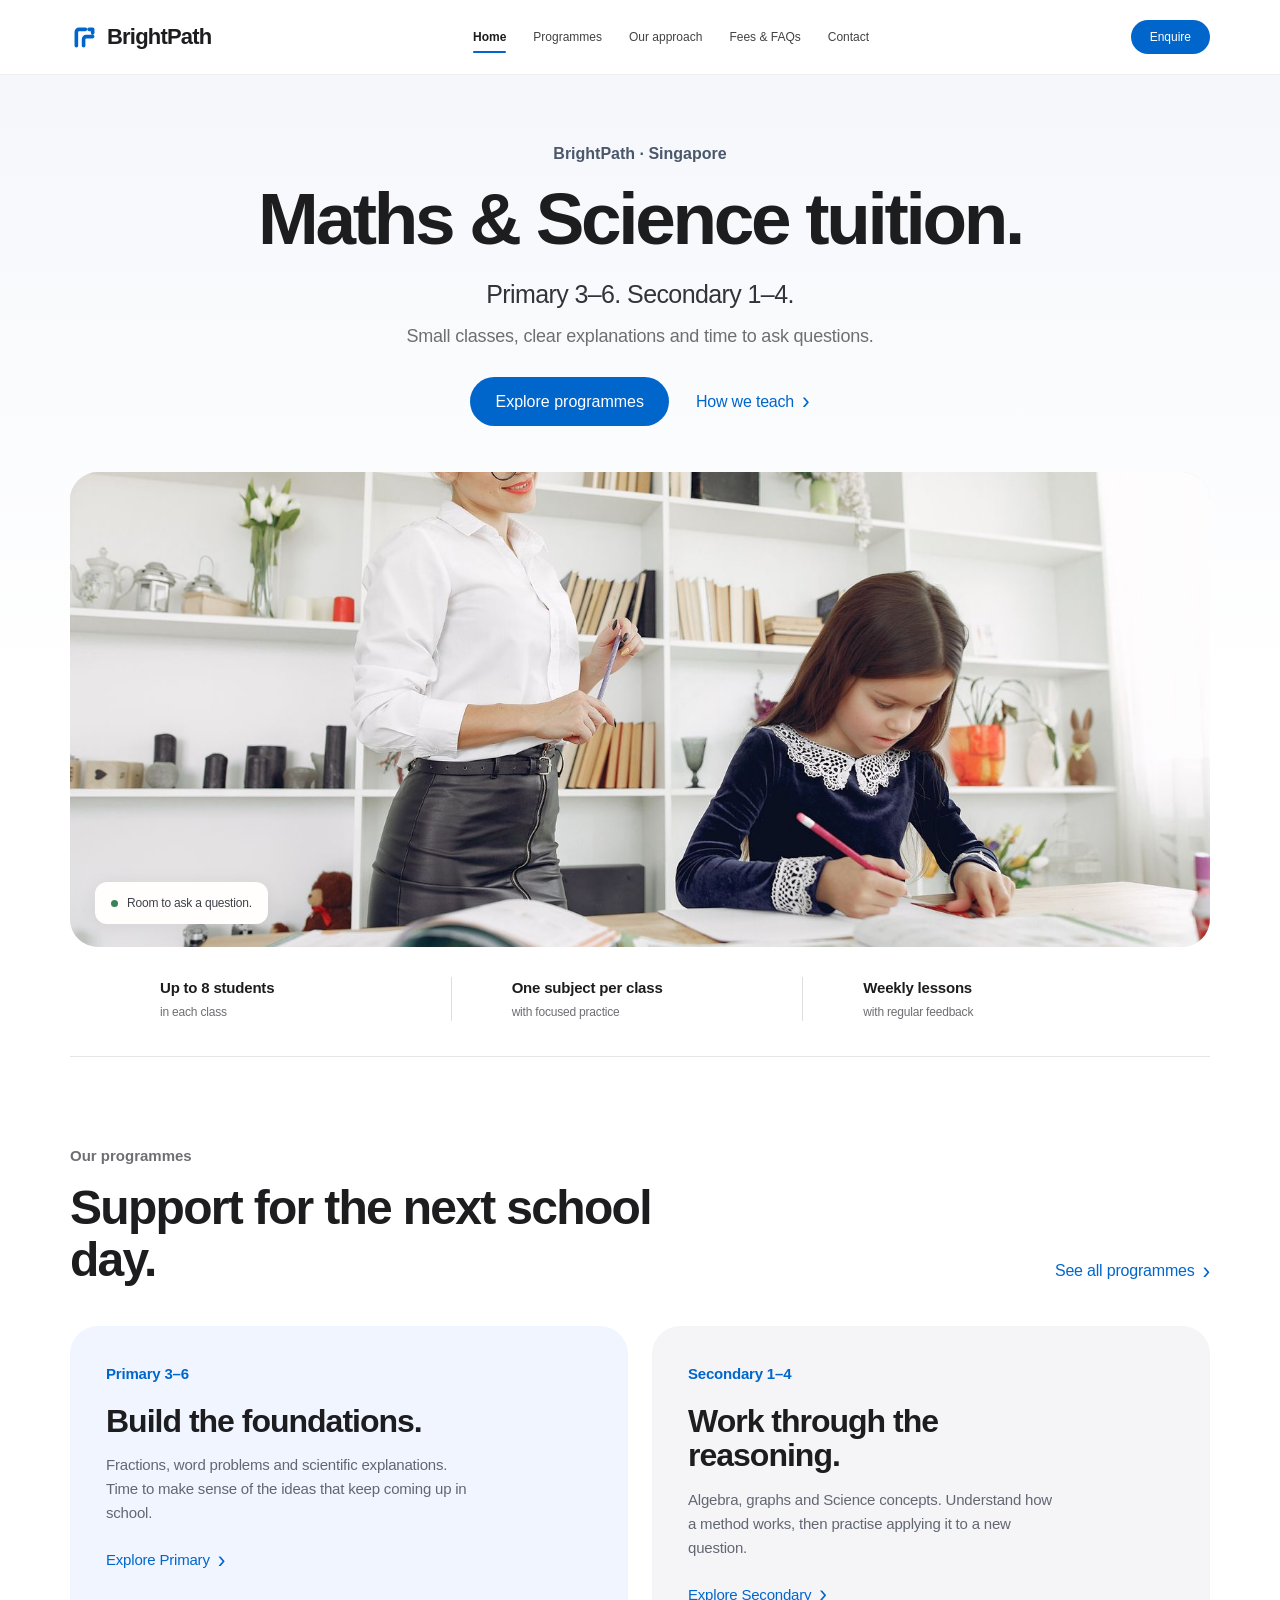
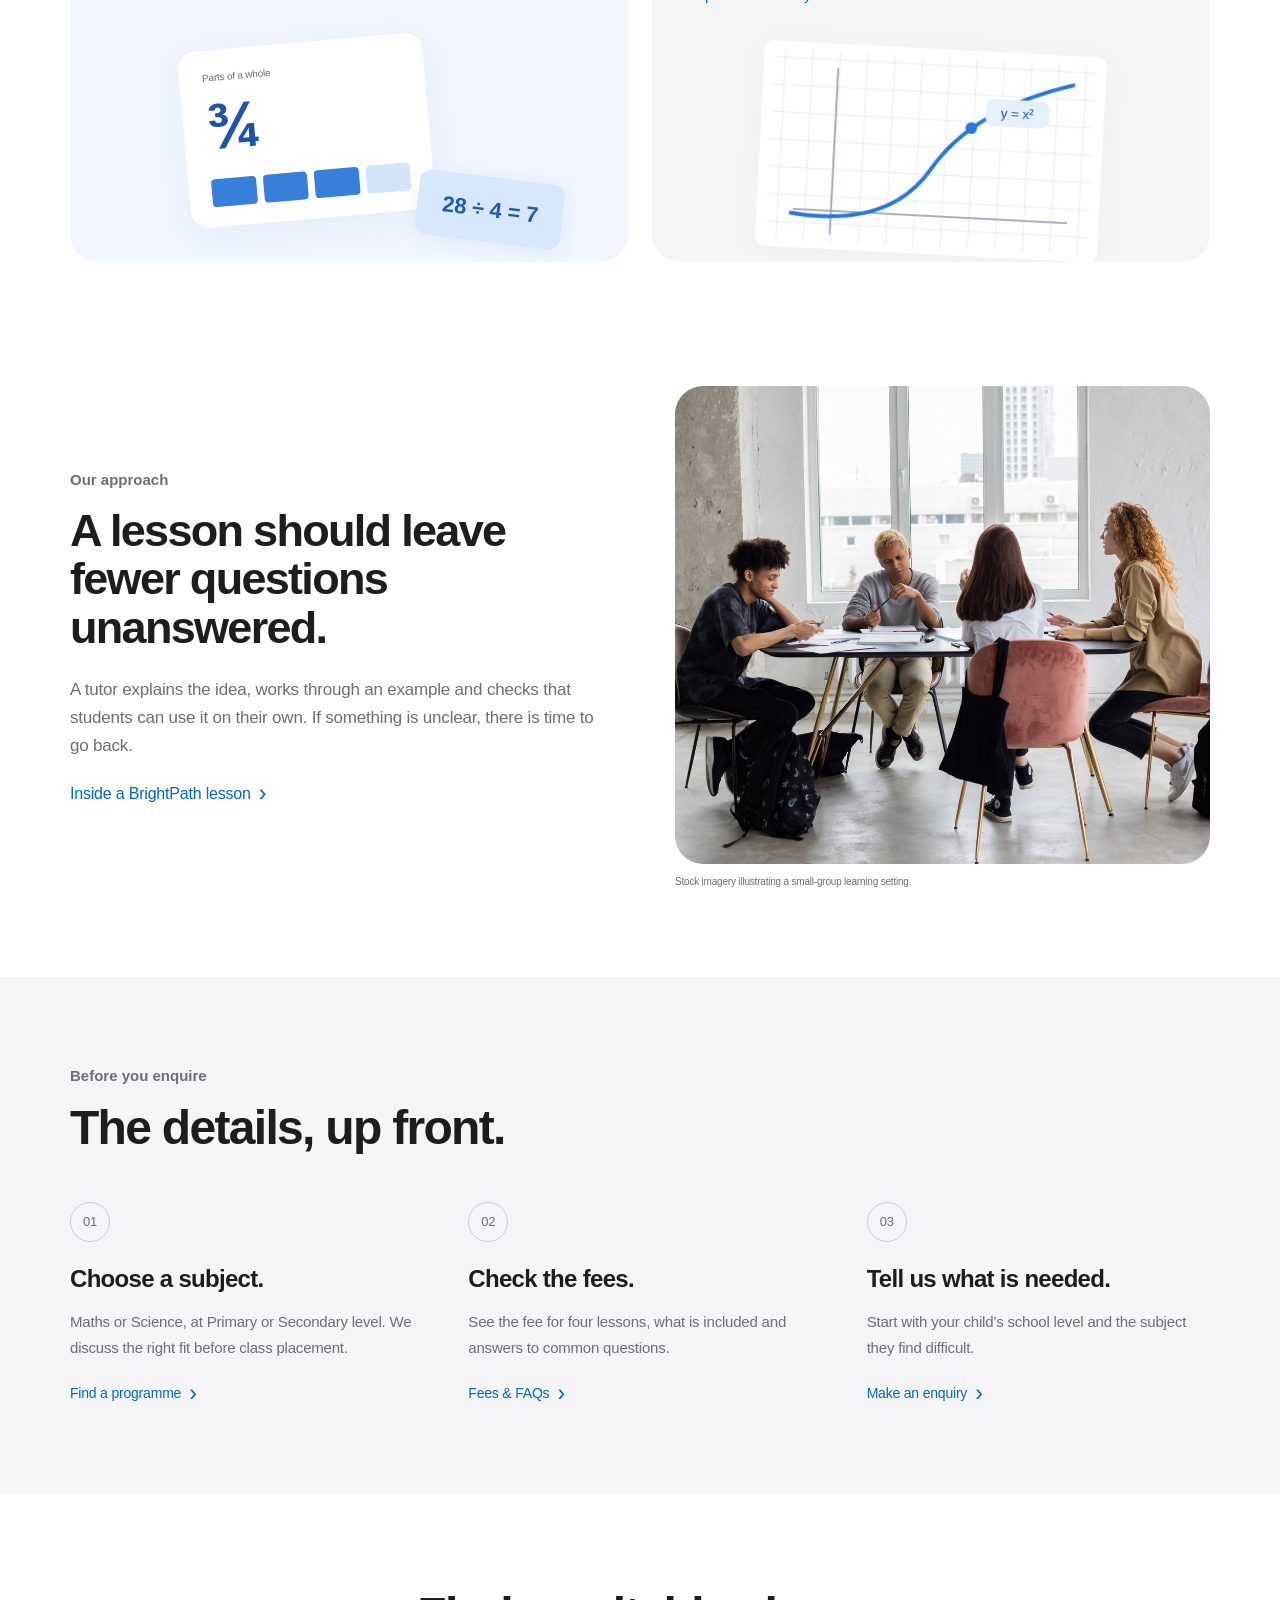
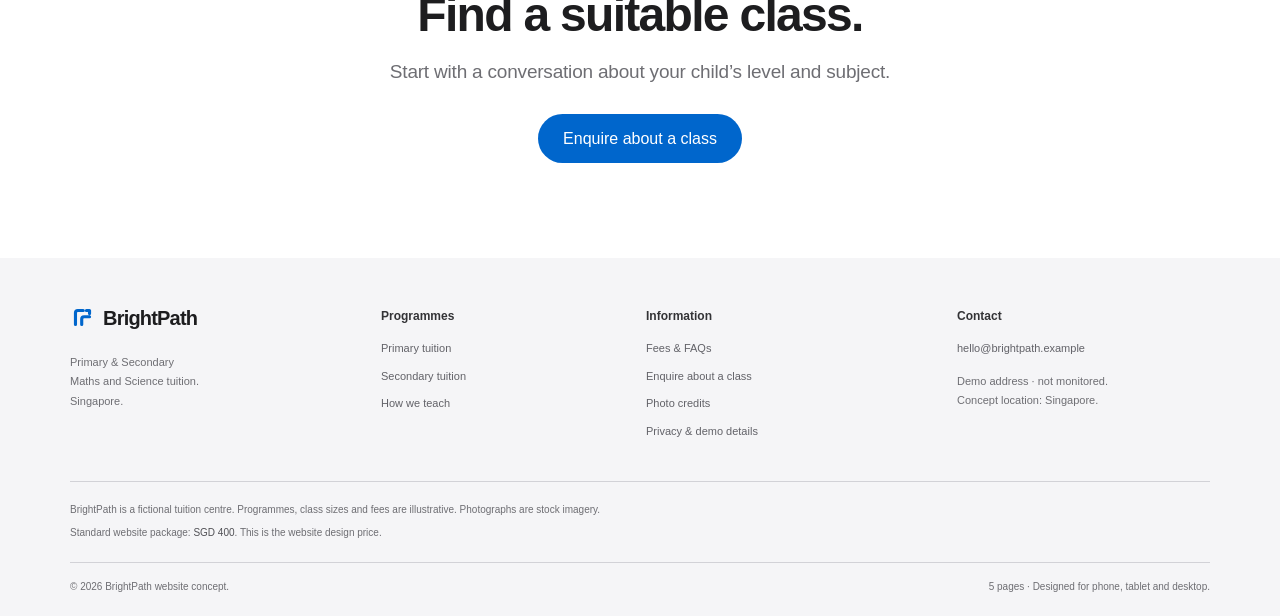
<file: index.html>
<!doctype html><html lang="en-SG"><head><meta charset="utf-8"><meta name="viewport" content="width=device-width, initial-scale=1"><meta name="theme-color" content="#ffffff"><title>Maths &amp; Science Tuition in Singapore | BrightPath</title><meta name="description" content="Small-group Maths and Science tuition for Primary 3–6 and Secondary 1–4. Explore the BrightPath tuition website concept."><meta name="robots" content="noindex, nofollow"><link rel="canonical" href="https://lyc-official.github.io/brightpath/"><meta property="og:type" content="website"><meta property="og:title" content="Maths &amp; Science Tuition in Singapore | BrightPath"><meta property="og:description" content="Small-group Maths and Science tuition for Primary 3–6 and Secondary 1–4. Explore the BrightPath tuition website concept."><meta property="og:url" content="https://lyc-official.github.io/brightpath/"><meta property="og:image" content="https://lyc-official.github.io/brightpath/study-hero.jpg"><meta property="og:image:alt" content="A student working on a written exercise with a tutor"><meta name="twitter:card" content="summary_large_image"><link rel="icon" href="favicon.svg" type="image/svg+xml"><link rel="stylesheet" href="styles.css"><script src="script.js" defer></script><script type="application/ld+json">{"@context": "https://schema.org", "@type": "WebSite", "name": "BrightPath tuition website concept", "url": "https://lyc-official.github.io/brightpath/"}</script><noscript><style>.menu-toggle,.footer-privacy,.programme-filters,.fee-estimator{display:none!important}.desktop-nav{display:flex!important;flex-wrap:wrap;order:3;width:100%;gap:16px}.header-inner{flex-wrap:wrap}.site-header{position:relative}</style></noscript></head><body class="page-index"><a class="skip-link" href="#main">Skip to content</a>
<header class="site-header"><div class="container header-inner"><a class="brand" href="index.html" aria-label="BrightPath home"><svg viewBox="0 0 32 32" aria-hidden="true"><path d="M7 25V10a3 3 0 0 1 3-3h7" fill="none" stroke="currentColor" stroke-width="4" stroke-linecap="round"/><path d="M15 25V18a3 3 0 0 1 3-3h7M21 7h4v4" fill="none" stroke="currentColor" stroke-width="4" stroke-linecap="round" stroke-linejoin="round"/></svg><span>BrightPath</span></a><nav class="desktop-nav" aria-label="Main navigation"><a href="index.html" aria-current="page">Home</a><a href="programmes.html">Programmes</a><a href="approach.html">Our approach</a><a href="fees.html">Fees & FAQs</a><a href="contact.html">Contact</a></nav><a class="button header-enquire" href="contact.html">Enquire</a><button class="menu-toggle" type="button" aria-expanded="false" aria-controls="mobile-nav" aria-label="Open navigation"><span></span><span></span></button></div><nav id="mobile-nav" class="mobile-nav" aria-label="Mobile navigation" hidden><a href="index.html" aria-current="page">Home</a><a href="programmes.html">Programmes</a><a href="approach.html">Our approach</a><a href="fees.html">Fees & FAQs</a><a href="contact.html">Contact</a></nav></header><main id="main"><section class="home-hero">
  <div class="container">
    <p class="eyebrow">BrightPath · Singapore</p>
    <h1>Maths &amp; Science tuition.</h1>
    <p class="hero-levels">Primary 3–6. Secondary 1–4.</p>
    <p class="hero-description">Small classes, clear explanations and time to ask questions.</p>
    <div class="actions"><a class="button" href="programmes.html">Explore programmes</a><a class="text-link" href="approach.html">How we teach <span aria-hidden="true">›</span></a></div>
    <div class="hero-image-wrap"><img src="study-hero.jpg" alt="A student concentrating on a written exercise with a tutor beside her" width="1600" height="1067" fetchpriority="high"><div class="hero-image-caption"><span class="caption-dot" aria-hidden="true"></span>Room to ask a question.</div></div>
    <div class="hero-facts"><p><strong>Up to 8 students</strong><span>in each class</span></p><p><strong>One subject per class</strong><span>with focused practice</span></p><p><strong>Weekly lessons</strong><span>with regular feedback</span></p></div>
  </div>
</section>

<section class="section home-programmes" aria-labelledby="home-programmes-heading">
  <div class="container">
    <div class="section-heading heading-row"><div><p class="eyebrow">Our programmes</p><h2 id="home-programmes-heading">Support for the next school day.</h2></div><a class="text-link" href="programmes.html">See all programmes <span aria-hidden="true">›</span></a></div>
    <div class="grid-two">
      <article class="stage-card primary-card"><div><p class="stage-level">Primary 3–6</p><h3>Build the foundations.</h3><p>Fractions, word problems and scientific explanations. Time to make sense of the ideas that keep coming up in school.</p><a class="text-link" href="programmes.html?level=primary">Explore Primary <span aria-hidden="true">›</span></a></div><div class="primary-graphic" aria-hidden="true"><div class="fraction-card"><span class="graphic-label">Parts of a whole</span><span class="big-fraction">¾</span><div class="graphic-blocks"><i></i><i></i><i></i><i></i></div></div><div class="small-math-card">28 ÷ 4 = 7</div></div></article>
      <article class="stage-card secondary-card"><div><p class="stage-level">Secondary 1–4</p><h3>Work through the reasoning.</h3><p>Algebra, graphs and Science concepts. Understand how a method works, then practise applying it to a new question.</p><a class="text-link" href="programmes.html?level=secondary">Explore Secondary <span aria-hidden="true">›</span></a></div><div class="secondary-graphic" aria-hidden="true"><svg viewBox="0 0 420 230"><defs><pattern id="graph-grid" width="28" height="28" patternUnits="userSpaceOnUse"><path d="M28 0H0V28" fill="none" stroke="#d1d9e8" stroke-width="1"/></pattern></defs><rect x="35" y="12" width="350" height="210" rx="10" fill="white"/><rect x="45" y="20" width="330" height="195" fill="url(#graph-grid)"/><path d="M72 183H353M111 207V37" stroke="#8c9aaf" stroke-width="1.5"/><path d="M70 187Q171 199 211 135T352 42" fill="none" stroke="#2878db" stroke-width="4" stroke-linecap="round"/><circle cx="250" cy="91" r="6" fill="#2878db"/><rect x="264" y="60" width="65" height="28" rx="9" fill="#e7f0fd"/><text x="296" y="79" text-anchor="middle" font-family="Arial,sans-serif" font-size="14" fill="#1459a4">y = x²</text></svg></div></article>
    </div>
  </div>
</section>

<section class="section home-approach" aria-labelledby="home-approach-heading">
  <div class="container split">
    <div class="home-approach-copy"><p class="eyebrow">Our approach</p><h2 id="home-approach-heading">A lesson should leave fewer questions unanswered.</h2><p class="section-description">A tutor explains the idea, works through an example and checks that students can use it on their own. If something is unclear, there is time to go back.</p><a class="text-link" href="approach.html">Inside a BrightPath lesson <span aria-hidden="true">›</span></a></div>
    <figure class="group-photo"><img src="study-group.jpg" alt="Students working together around a table with notebooks" width="1400" height="933" loading="lazy"><figcaption>Stock imagery illustrating a small-group learning setting.</figcaption></figure>
  </div>
</section>

<section class="section home-practical" aria-labelledby="practical-heading">
  <div class="container"><div class="section-heading"><p class="eyebrow">Before you enquire</p><h2 id="practical-heading">The details, up front.</h2></div><div class="grid-three practical-grid"><article><span class="practical-icon" aria-hidden="true">01</span><h3>Choose a subject.</h3><p>Maths or Science, at Primary or Secondary level. We discuss the right fit before class placement.</p><a class="text-link" href="programmes.html">Find a programme <span aria-hidden="true">›</span></a></article><article><span class="practical-icon" aria-hidden="true">02</span><h3>Check the fees.</h3><p>See the fee for four lessons, what is included and answers to common questions.</p><a class="text-link" href="fees.html">Fees &amp; FAQs <span aria-hidden="true">›</span></a></article><article><span class="practical-icon" aria-hidden="true">03</span><h3>Tell us what is needed.</h3><p>Start with your child’s school level and the subject they find difficult.</p><a class="text-link" href="contact.html">Make an enquiry <span aria-hidden="true">›</span></a></article></div></div>
</section>

<section class="section final-cta"><div class="container cta-panel"><h2>Find a suitable class.</h2><p>Start with a conversation about your child’s level and subject.</p><a class="button" href="contact.html">Enquire about a class</a></div></section>
</main><footer class="site-footer"><div class="container"><div class="footer-grid"><div class="footer-intro"><a class="brand" href="index.html"><svg viewBox="0 0 32 32" aria-hidden="true"><path d="M7 25V10a3 3 0 0 1 3-3h7" fill="none" stroke="currentColor" stroke-width="4" stroke-linecap="round"/><path d="M15 25V18a3 3 0 0 1 3-3h7M21 7h4v4" fill="none" stroke="currentColor" stroke-width="4" stroke-linecap="round" stroke-linejoin="round"/></svg><span>BrightPath</span></a><p>Primary &amp; Secondary<br>Maths and Science tuition.<br>Singapore.</p></div><div><h2>Programmes</h2><a href="programmes.html?level=primary">Primary tuition</a><a href="programmes.html?level=secondary">Secondary tuition</a><a href="approach.html">How we teach</a></div><div><h2>Information</h2><a href="fees.html">Fees &amp; FAQs</a><a href="contact.html">Enquire about a class</a><a href="CREDITS.md">Photo credits</a><button class="footer-privacy" type="button" data-privacy-open>Privacy &amp; demo details</button></div><div><h2>Contact</h2><a class="footer-email" href="mailto:hello@brightpath.example">hello@brightpath.example</a><p>Demo address · not monitored.<br>Concept location: Singapore.</p></div></div><div class="footer-note"><p>BrightPath is a fictional tuition centre. Programmes, class sizes and fees are illustrative. Photographs are stock imagery.</p><p>Standard website package: <strong>SGD 400</strong>. This is the website design price.</p></div><div class="footer-bottom"><span>© 2026 BrightPath website concept.</span><span>5 pages · Designed for phone, tablet and desktop.</span></div></div></footer>
<dialog id="privacy-dialog" class="privacy-dialog" aria-labelledby="privacy-title"><button class="dialog-close" type="button" data-privacy-close aria-label="Close privacy details">×</button><h2 id="privacy-title">Privacy &amp; demo details</h2><p>This website is a fictional tuition centre concept. There are no real enrolments, payments or confirmed class places.</p><p>The enquiry form validates sample details in your browser. It sends no messages, makes no network requests and saves nothing to browser storage. Use sample information when trying it.</p><p>There are no analytics, advertising scripts or tracking cookies. External links and email links open the service you choose.</p><button class="button" type="button" data-privacy-close>Close</button></dialog></body></html>
</file>
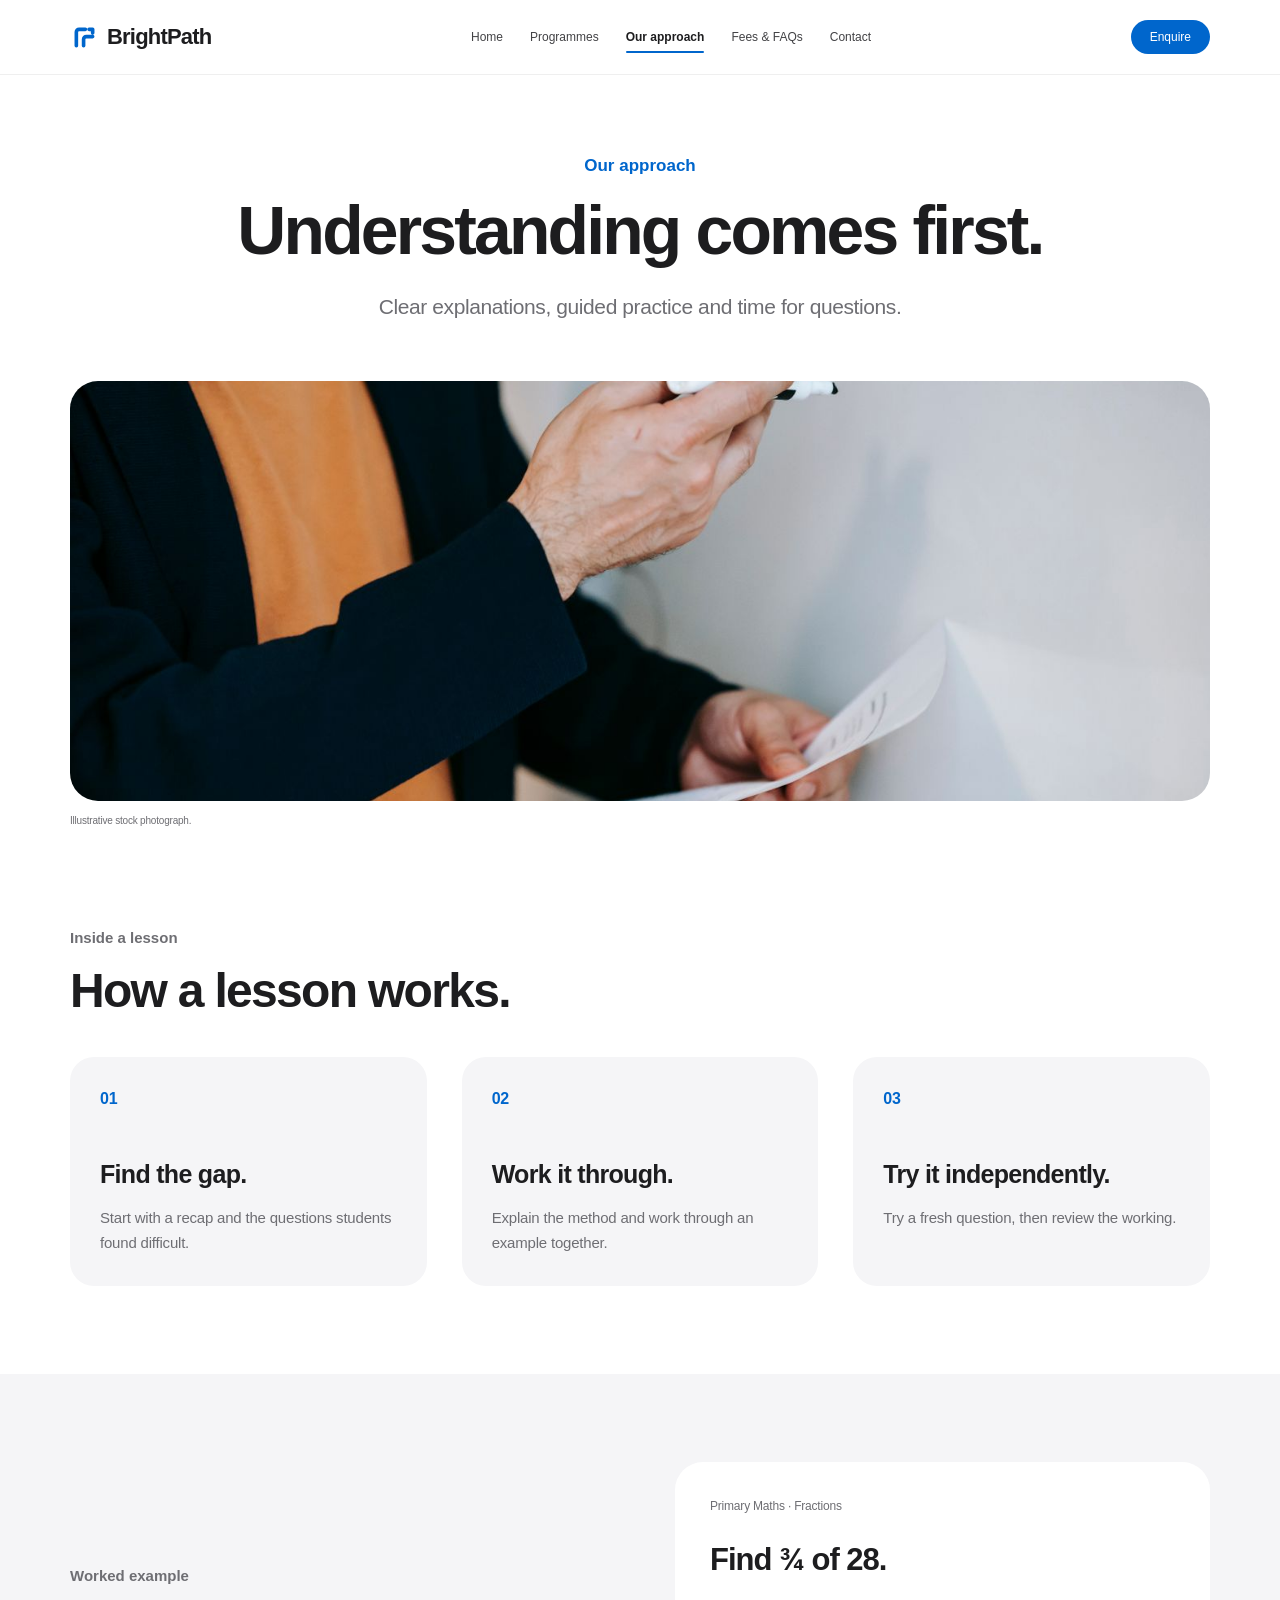
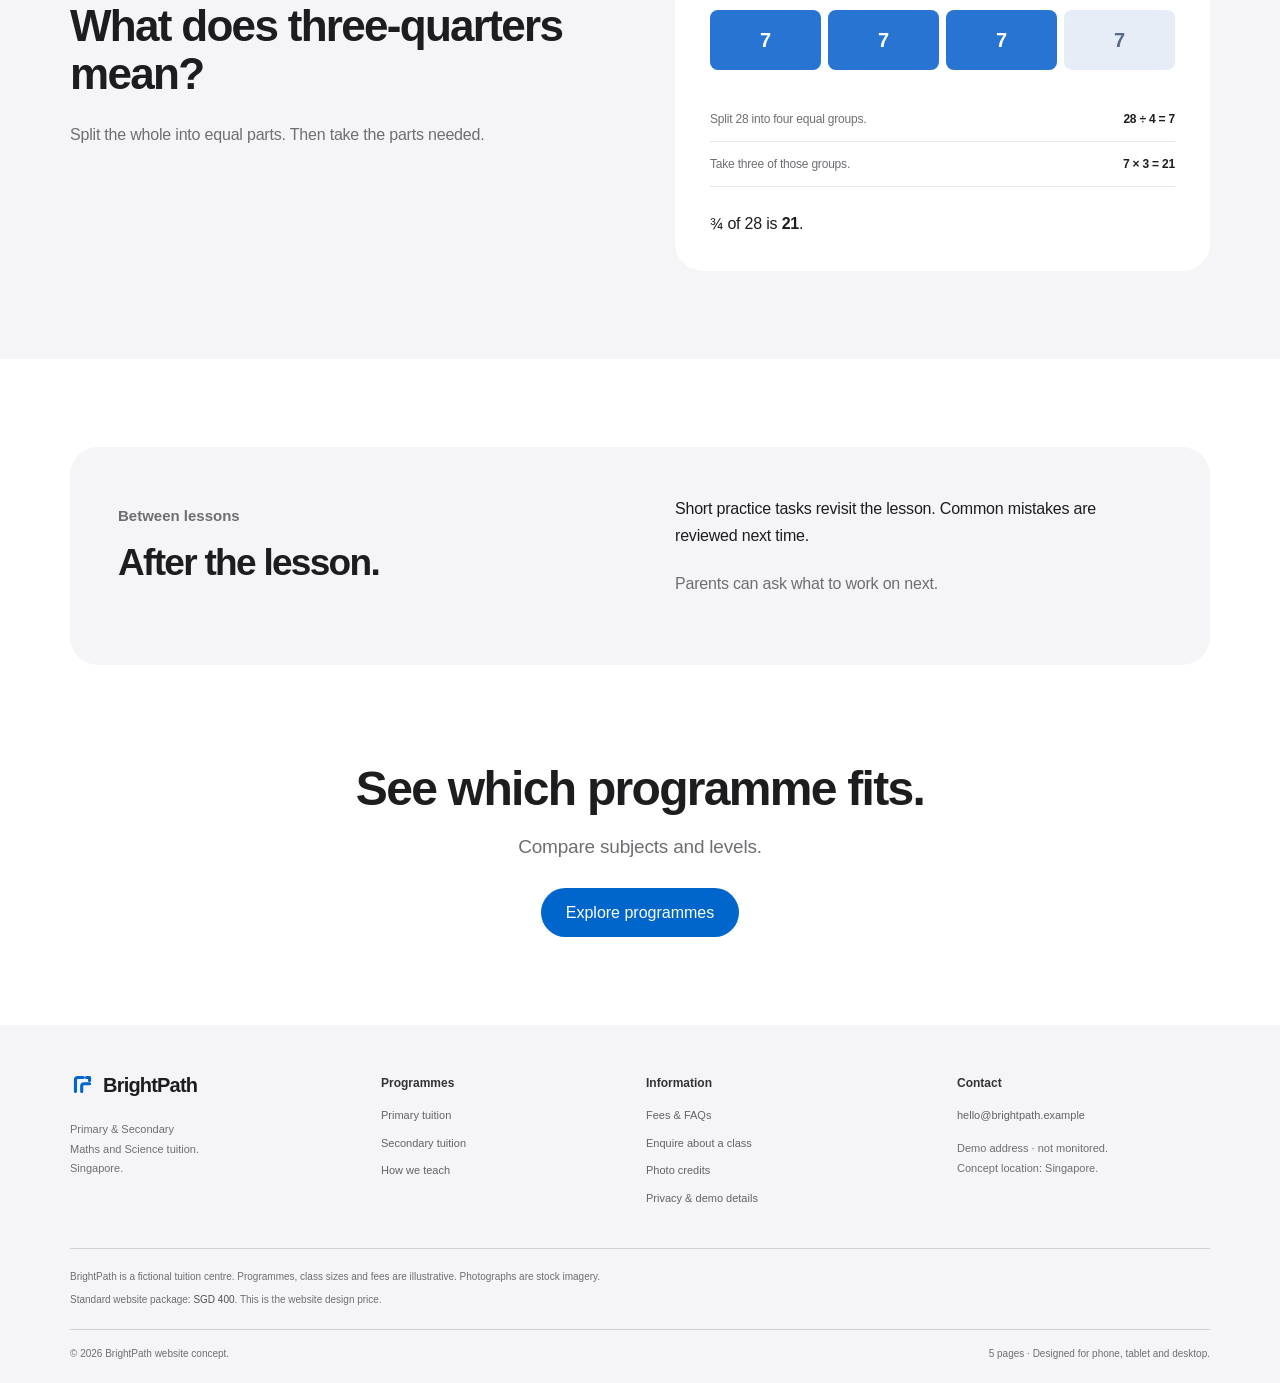
<file: approach.html>
<!doctype html><html lang="en-SG"><head><meta charset="utf-8"><meta name="viewport" content="width=device-width, initial-scale=1"><meta name="theme-color" content="#ffffff"><title>Our Approach | BrightPath</title><meta name="description" content="See how a BrightPath lesson combines explanation, guided practice and independent work, with a worked Maths example."><meta name="robots" content="noindex, nofollow"><link rel="canonical" href="https://lyc-official.github.io/brightpath/approach.html"><meta property="og:type" content="website"><meta property="og:title" content="Our Approach | BrightPath"><meta property="og:description" content="See how a BrightPath lesson combines explanation, guided practice and independent work, with a worked Maths example."><meta property="og:url" content="https://lyc-official.github.io/brightpath/approach.html"><meta property="og:image" content="https://lyc-official.github.io/brightpath/study-hero.jpg"><meta property="og:image:alt" content="A student working on a written exercise with a tutor"><meta name="twitter:card" content="summary_large_image"><link rel="icon" href="favicon.svg" type="image/svg+xml"><link rel="stylesheet" href="styles.css"><script src="script.js" defer></script><script type="application/ld+json">{"@context": "https://schema.org", "@type": "WebSite", "name": "BrightPath tuition website concept", "url": "https://lyc-official.github.io/brightpath/"}</script><noscript><style>.menu-toggle,.footer-privacy,.programme-filters,.fee-estimator{display:none!important}.desktop-nav{display:flex!important;flex-wrap:wrap;order:3;width:100%;gap:16px}.header-inner{flex-wrap:wrap}.site-header{position:relative}</style></noscript></head><body class="page-approach"><a class="skip-link" href="#main">Skip to content</a>
<header class="site-header"><div class="container header-inner"><a class="brand" href="index.html" aria-label="BrightPath home"><svg viewBox="0 0 32 32" aria-hidden="true"><path d="M7 25V10a3 3 0 0 1 3-3h7" fill="none" stroke="currentColor" stroke-width="4" stroke-linecap="round"/><path d="M15 25V18a3 3 0 0 1 3-3h7M21 7h4v4" fill="none" stroke="currentColor" stroke-width="4" stroke-linecap="round" stroke-linejoin="round"/></svg><span>BrightPath</span></a><nav class="desktop-nav" aria-label="Main navigation"><a href="index.html">Home</a><a href="programmes.html">Programmes</a><a href="approach.html" aria-current="page">Our approach</a><a href="fees.html">Fees & FAQs</a><a href="contact.html">Contact</a></nav><a class="button header-enquire" href="contact.html">Enquire</a><button class="menu-toggle" type="button" aria-expanded="false" aria-controls="mobile-nav" aria-label="Open navigation"><span></span><span></span></button></div><nav id="mobile-nav" class="mobile-nav" aria-label="Mobile navigation" hidden><a href="index.html">Home</a><a href="programmes.html">Programmes</a><a href="approach.html" aria-current="page">Our approach</a><a href="fees.html">Fees & FAQs</a><a href="contact.html">Contact</a></nav></header><main id="main"><section class="page-intro">
  <div class="container">
    <p class="eyebrow">Our approach</p>
    <h1>Understanding comes first.</h1>
    <p class="page-lead">Clear explanations, guided practice and time for questions.</p>
  </div>
</section>

<section class="approach-image-section">
  <div class="container"><img class="approach-image" src="study-detail.jpg" alt="A teacher explaining a problem at a whiteboard" width="1400" height="900" loading="eager"><p class="small-print image-note">Illustrative stock photograph.</p></div>
</section>

<section class="section" aria-labelledby="lesson-flow-heading">
  <div class="container">
    <div class="section-heading"><p class="eyebrow">Inside a lesson</p><h2 id="lesson-flow-heading">How a lesson works.</h2></div>
    <ol class="grid-three lesson-flow">
      <li class="card"><span class="step-number" aria-hidden="true">01</span><h3>Find the gap.</h3><p class="muted">Start with a recap and the questions students found difficult.</p></li>
      <li class="card"><span class="step-number" aria-hidden="true">02</span><h3>Work it through.</h3><p class="muted">Explain the method and work through an example together.</p></li>
      <li class="card"><span class="step-number" aria-hidden="true">03</span><h3>Try it independently.</h3><p class="muted">Try a fresh question, then review the working.</p></li>
    </ol>
  </div>
</section>

<section class="section worked-example-section" aria-labelledby="worked-example-heading">
  <div class="container split">
    <div class="worked-example-copy"><p class="eyebrow">Worked example</p><h2 id="worked-example-heading">What does three-quarters mean?</h2><p class="muted">Split the whole into equal parts. Then take the parts needed.</p></div>
    <div class="feature-panel worked-example">
      <p class="example-label">Primary Maths · Fractions</p>
      <p class="example-question">Find ¾ of 28.</p>
      <div class="fraction-model" aria-label="28 split into four groups of 7. Three groups make 21."><span class="selected">7</span><span class="selected">7</span><span class="selected">7</span><span>7</span></div>
      <ol class="example-steps"><li><span>Split 28 into four equal groups.</span><strong>28 ÷ 4 = 7</strong></li><li><span>Take three of those groups.</span><strong>7 × 3 = 21</strong></li></ol>
      <p class="example-answer">¾ of 28 is <strong>21</strong>.</p>
    </div>
  </div>
</section>

<section class="section">
  <div class="container feature-panel split">
    <div><p class="eyebrow">Between lessons</p><h2>After the lesson.</h2></div>
    <div><p>Short practice tasks revisit the lesson. Common mistakes are reviewed next time.</p><p class="muted">Parents can ask what to work on next.</p></div>
  </div>
</section>

<section class="section">
  <div class="container cta-panel"><h2>See which programme fits.</h2><p>Compare subjects and levels.</p><a class="button" href="programmes.html">Explore programmes</a></div>
</section>
</main><footer class="site-footer"><div class="container"><div class="footer-grid"><div class="footer-intro"><a class="brand" href="index.html"><svg viewBox="0 0 32 32" aria-hidden="true"><path d="M7 25V10a3 3 0 0 1 3-3h7" fill="none" stroke="currentColor" stroke-width="4" stroke-linecap="round"/><path d="M15 25V18a3 3 0 0 1 3-3h7M21 7h4v4" fill="none" stroke="currentColor" stroke-width="4" stroke-linecap="round" stroke-linejoin="round"/></svg><span>BrightPath</span></a><p>Primary &amp; Secondary<br>Maths and Science tuition.<br>Singapore.</p></div><div><h2>Programmes</h2><a href="programmes.html?level=primary">Primary tuition</a><a href="programmes.html?level=secondary">Secondary tuition</a><a href="approach.html">How we teach</a></div><div><h2>Information</h2><a href="fees.html">Fees &amp; FAQs</a><a href="contact.html">Enquire about a class</a><a href="CREDITS.md">Photo credits</a><button class="footer-privacy" type="button" data-privacy-open>Privacy &amp; demo details</button></div><div><h2>Contact</h2><a class="footer-email" href="mailto:hello@brightpath.example">hello@brightpath.example</a><p>Demo address · not monitored.<br>Concept location: Singapore.</p></div></div><div class="footer-note"><p>BrightPath is a fictional tuition centre. Programmes, class sizes and fees are illustrative. Photographs are stock imagery.</p><p>Standard website package: <strong>SGD 400</strong>. This is the website design price.</p></div><div class="footer-bottom"><span>© 2026 BrightPath website concept.</span><span>5 pages · Designed for phone, tablet and desktop.</span></div></div></footer>
<dialog id="privacy-dialog" class="privacy-dialog" aria-labelledby="privacy-title"><button class="dialog-close" type="button" data-privacy-close aria-label="Close privacy details">×</button><h2 id="privacy-title">Privacy &amp; demo details</h2><p>This website is a fictional tuition centre concept. There are no real enrolments, payments or confirmed class places.</p><p>The enquiry form validates sample details in your browser. It sends no messages, makes no network requests and saves nothing to browser storage. Use sample information when trying it.</p><p>There are no analytics, advertising scripts or tracking cookies. External links and email links open the service you choose.</p><button class="button" type="button" data-privacy-close>Close</button></dialog></body></html>
</file>
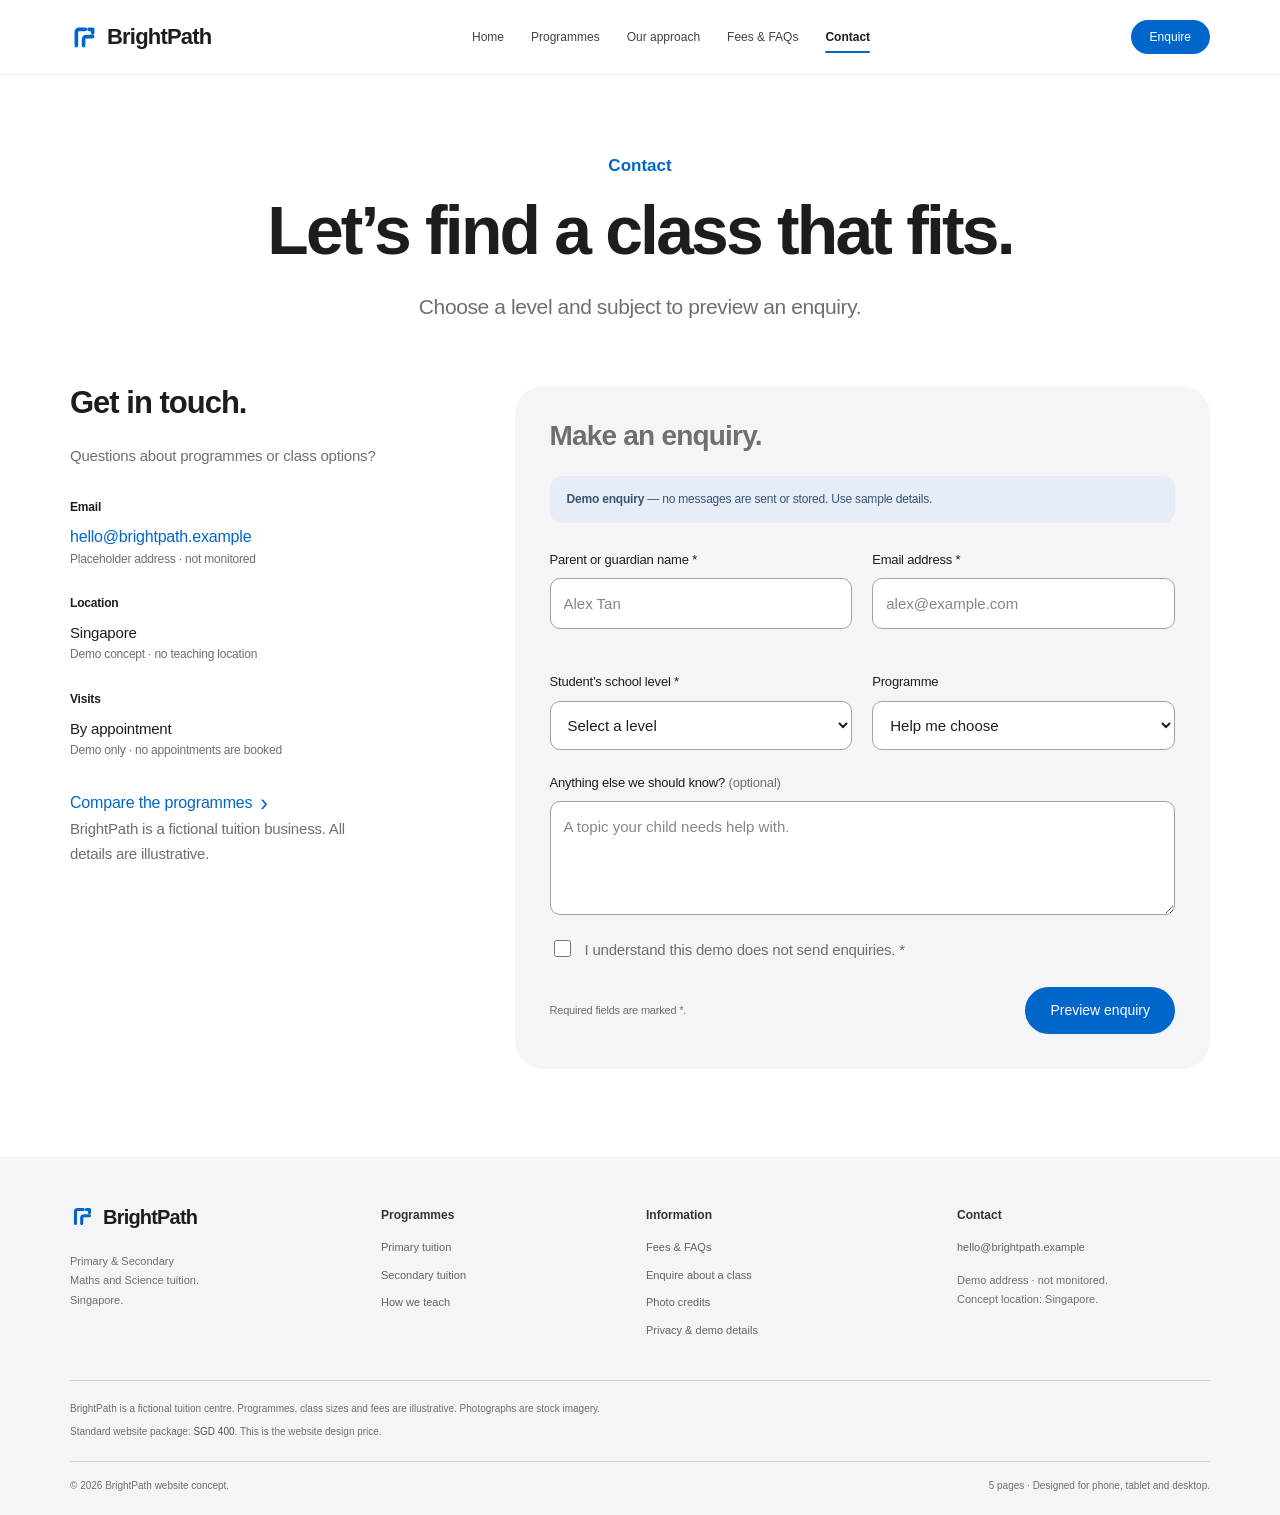
<file: contact.html>
<!doctype html><html lang="en-SG"><head><meta charset="utf-8"><meta name="viewport" content="width=device-width, initial-scale=1"><meta name="theme-color" content="#ffffff"><title>Enquire About a Class | BrightPath</title><meta name="description" content="Try a demo enquiry for BrightPath tuition. The sample form validates your details without sending or storing a message."><meta name="robots" content="noindex, nofollow"><link rel="canonical" href="https://lyc-official.github.io/brightpath/contact.html"><meta property="og:type" content="website"><meta property="og:title" content="Enquire About a Class | BrightPath"><meta property="og:description" content="Try a demo enquiry for BrightPath tuition. The sample form validates your details without sending or storing a message."><meta property="og:url" content="https://lyc-official.github.io/brightpath/contact.html"><meta property="og:image" content="https://lyc-official.github.io/brightpath/study-hero.jpg"><meta property="og:image:alt" content="A student working on a written exercise with a tutor"><meta name="twitter:card" content="summary_large_image"><link rel="icon" href="favicon.svg" type="image/svg+xml"><link rel="stylesheet" href="styles.css"><script src="script.js" defer></script><script type="application/ld+json">{"@context": "https://schema.org", "@type": "WebSite", "name": "BrightPath tuition website concept", "url": "https://lyc-official.github.io/brightpath/"}</script><noscript><style>.menu-toggle,.footer-privacy,.programme-filters,.fee-estimator{display:none!important}.desktop-nav{display:flex!important;flex-wrap:wrap;order:3;width:100%;gap:16px}.header-inner{flex-wrap:wrap}.site-header{position:relative}</style></noscript></head><body class="page-contact"><a class="skip-link" href="#main">Skip to content</a>
<header class="site-header"><div class="container header-inner"><a class="brand" href="index.html" aria-label="BrightPath home"><svg viewBox="0 0 32 32" aria-hidden="true"><path d="M7 25V10a3 3 0 0 1 3-3h7" fill="none" stroke="currentColor" stroke-width="4" stroke-linecap="round"/><path d="M15 25V18a3 3 0 0 1 3-3h7M21 7h4v4" fill="none" stroke="currentColor" stroke-width="4" stroke-linecap="round" stroke-linejoin="round"/></svg><span>BrightPath</span></a><nav class="desktop-nav" aria-label="Main navigation"><a href="index.html">Home</a><a href="programmes.html">Programmes</a><a href="approach.html">Our approach</a><a href="fees.html">Fees & FAQs</a><a href="contact.html" aria-current="page">Contact</a></nav><a class="button header-enquire" href="contact.html">Enquire</a><button class="menu-toggle" type="button" aria-expanded="false" aria-controls="mobile-nav" aria-label="Open navigation"><span></span><span></span></button></div><nav id="mobile-nav" class="mobile-nav" aria-label="Mobile navigation" hidden><a href="index.html">Home</a><a href="programmes.html">Programmes</a><a href="approach.html">Our approach</a><a href="fees.html">Fees & FAQs</a><a href="contact.html" aria-current="page">Contact</a></nav></header><main id="main"><section class="page-intro">
  <div class="container">
    <p class="eyebrow">Contact</p>
    <h1>Let’s find a class that fits.</h1>
    <p class="page-lead">Choose a level and subject to preview an enquiry.</p>
  </div>
</section>

<section class="section contact-section">
  <div class="container contact-layout">
    <aside class="contact-info" aria-labelledby="contact-details-title">
      <h2 id="contact-details-title">Get in touch.</h2>
      <p class="muted">Questions about programmes or class options?</p>
      <dl class="contact-details">
        <div><dt>Email</dt><dd><a class="text-link" href="mailto:hello@brightpath.example">hello@brightpath.example</a><span class="small-print">Placeholder address · not monitored</span></dd></div>
        <div><dt>Location</dt><dd>Singapore<span class="small-print">Demo concept · no teaching location</span></dd></div>
        <div><dt>Visits</dt><dd>By appointment<span class="small-print">Demo only · no appointments are booked</span></dd></div>
      </dl>
      <a class="text-link" href="programmes.html">Compare the programmes <span aria-hidden="true">›</span></a>
      <p class="small-print contact-concept-note">BrightPath is a fictional tuition business. All details are illustrative.</p>
    </aside>

    <div class="enquiry-panel card">
      <div class="enquiry-intro">
        <h2>Make an enquiry.</h2>
        <p class="form-demo-notice" id="enquiry-demo-note"><strong>Demo enquiry</strong> — no messages are sent or stored. Use sample details.</p>
      </div>
      <form id="enquiry-form" aria-describedby="enquiry-demo-note" novalidate>
        <div id="enquiry-errors" class="form-errors" role="alert" tabindex="-1" hidden></div>
        <fieldset id="enquiry-fields" disabled>
          <legend class="sr-only">Demo enquiry details</legend>
          <div class="form-grid">
            <div class="field">
              <label for="parent-name">Parent or guardian name <span aria-hidden="true">*</span><span class="sr-only"> (required)</span></label>
              <input id="parent-name" name="parent-name" type="text" autocomplete="name" maxlength="100" required placeholder="Alex Tan" aria-describedby="parent-name-error">
              <span id="parent-name-error" class="field-error"></span>
            </div>
            <div class="field">
              <label for="parent-email">Email address <span aria-hidden="true">*</span><span class="sr-only"> (required)</span></label>
              <input id="parent-email" name="parent-email" type="email" autocomplete="email" maxlength="254" required placeholder="alex@example.com" aria-describedby="parent-email-error">
              <span id="parent-email-error" class="field-error"></span>
            </div>
            <div class="field">
              <label for="student-level">Student’s school level <span aria-hidden="true">*</span><span class="sr-only"> (required)</span></label>
              <select id="student-level" name="student-level" required aria-describedby="student-level-error">
                <option value="">Select a level</option>
                <option value="P3">Primary 3</option>
                <option value="P4">Primary 4</option>
                <option value="P5">Primary 5</option>
                <option value="P6">Primary 6</option>
                <option value="S1">Secondary 1</option>
                <option value="S2">Secondary 2</option>
                <option value="S3">Secondary 3</option>
                <option value="S4">Secondary 4</option>
              </select>
              <span id="student-level-error" class="field-error"></span>
            </div>
            <div class="field">
              <label for="enquiry-programme">Programme</label>
              <select id="enquiry-programme" name="programme" aria-describedby="enquiry-programme-error">
                <option value="general">Help me choose</option>
                <option value="primary-maths">Primary Maths</option>
                <option value="primary-science">Primary Science</option>
                <option value="secondary-maths">Secondary Maths</option>
                <option value="secondary-science">Secondary Science</option>
              </select>
              <span id="enquiry-programme-error" class="field-error"></span>
            </div>
          </div>
          <div class="field">
            <label for="enquiry-message">Anything else we should know? <span class="muted">(optional)</span></label>
            <textarea id="enquiry-message" name="message" rows="4" maxlength="2000" placeholder="A topic your child needs help with." aria-describedby="enquiry-message-error"></textarea>
            <span id="enquiry-message-error" class="field-error"></span>
          </div>
          <div class="consent-field">
            <label class="check-option" for="consent"><input id="consent" name="consent" type="checkbox" required aria-describedby="consent-error"> <span>I understand this demo does not send enquiries. <span aria-hidden="true">*</span><span class="sr-only"> (required)</span></span></label>
            <span id="consent-error" class="field-error"></span>
          </div>
          <div class="form-submit-row">
            <p class="small-print">Required fields are marked *.</p>
            <button class="button" type="submit">Preview enquiry</button>
          </div>
        </fieldset>
        <p id="enquiry-status" class="form-status" role="status" tabindex="-1" hidden></p>
        <noscript><p class="form-demo-notice">Enable JavaScript to try this form. Without it, controls stay disabled and nothing can be sent.</p></noscript>
      </form>
    </div>
  </div>
</section>
</main><footer class="site-footer"><div class="container"><div class="footer-grid"><div class="footer-intro"><a class="brand" href="index.html"><svg viewBox="0 0 32 32" aria-hidden="true"><path d="M7 25V10a3 3 0 0 1 3-3h7" fill="none" stroke="currentColor" stroke-width="4" stroke-linecap="round"/><path d="M15 25V18a3 3 0 0 1 3-3h7M21 7h4v4" fill="none" stroke="currentColor" stroke-width="4" stroke-linecap="round" stroke-linejoin="round"/></svg><span>BrightPath</span></a><p>Primary &amp; Secondary<br>Maths and Science tuition.<br>Singapore.</p></div><div><h2>Programmes</h2><a href="programmes.html?level=primary">Primary tuition</a><a href="programmes.html?level=secondary">Secondary tuition</a><a href="approach.html">How we teach</a></div><div><h2>Information</h2><a href="fees.html">Fees &amp; FAQs</a><a href="contact.html">Enquire about a class</a><a href="CREDITS.md">Photo credits</a><button class="footer-privacy" type="button" data-privacy-open>Privacy &amp; demo details</button></div><div><h2>Contact</h2><a class="footer-email" href="mailto:hello@brightpath.example">hello@brightpath.example</a><p>Demo address · not monitored.<br>Concept location: Singapore.</p></div></div><div class="footer-note"><p>BrightPath is a fictional tuition centre. Programmes, class sizes and fees are illustrative. Photographs are stock imagery.</p><p>Standard website package: <strong>SGD 400</strong>. This is the website design price.</p></div><div class="footer-bottom"><span>© 2026 BrightPath website concept.</span><span>5 pages · Designed for phone, tablet and desktop.</span></div></div></footer>
<dialog id="privacy-dialog" class="privacy-dialog" aria-labelledby="privacy-title"><button class="dialog-close" type="button" data-privacy-close aria-label="Close privacy details">×</button><h2 id="privacy-title">Privacy &amp; demo details</h2><p>This website is a fictional tuition centre concept. There are no real enrolments, payments or confirmed class places.</p><p>The enquiry form validates sample details in your browser. It sends no messages, makes no network requests and saves nothing to browser storage. Use sample information when trying it.</p><p>There are no analytics, advertising scripts or tracking cookies. External links and email links open the service you choose.</p><button class="button" type="button" data-privacy-close>Close</button></dialog></body></html>
</file>
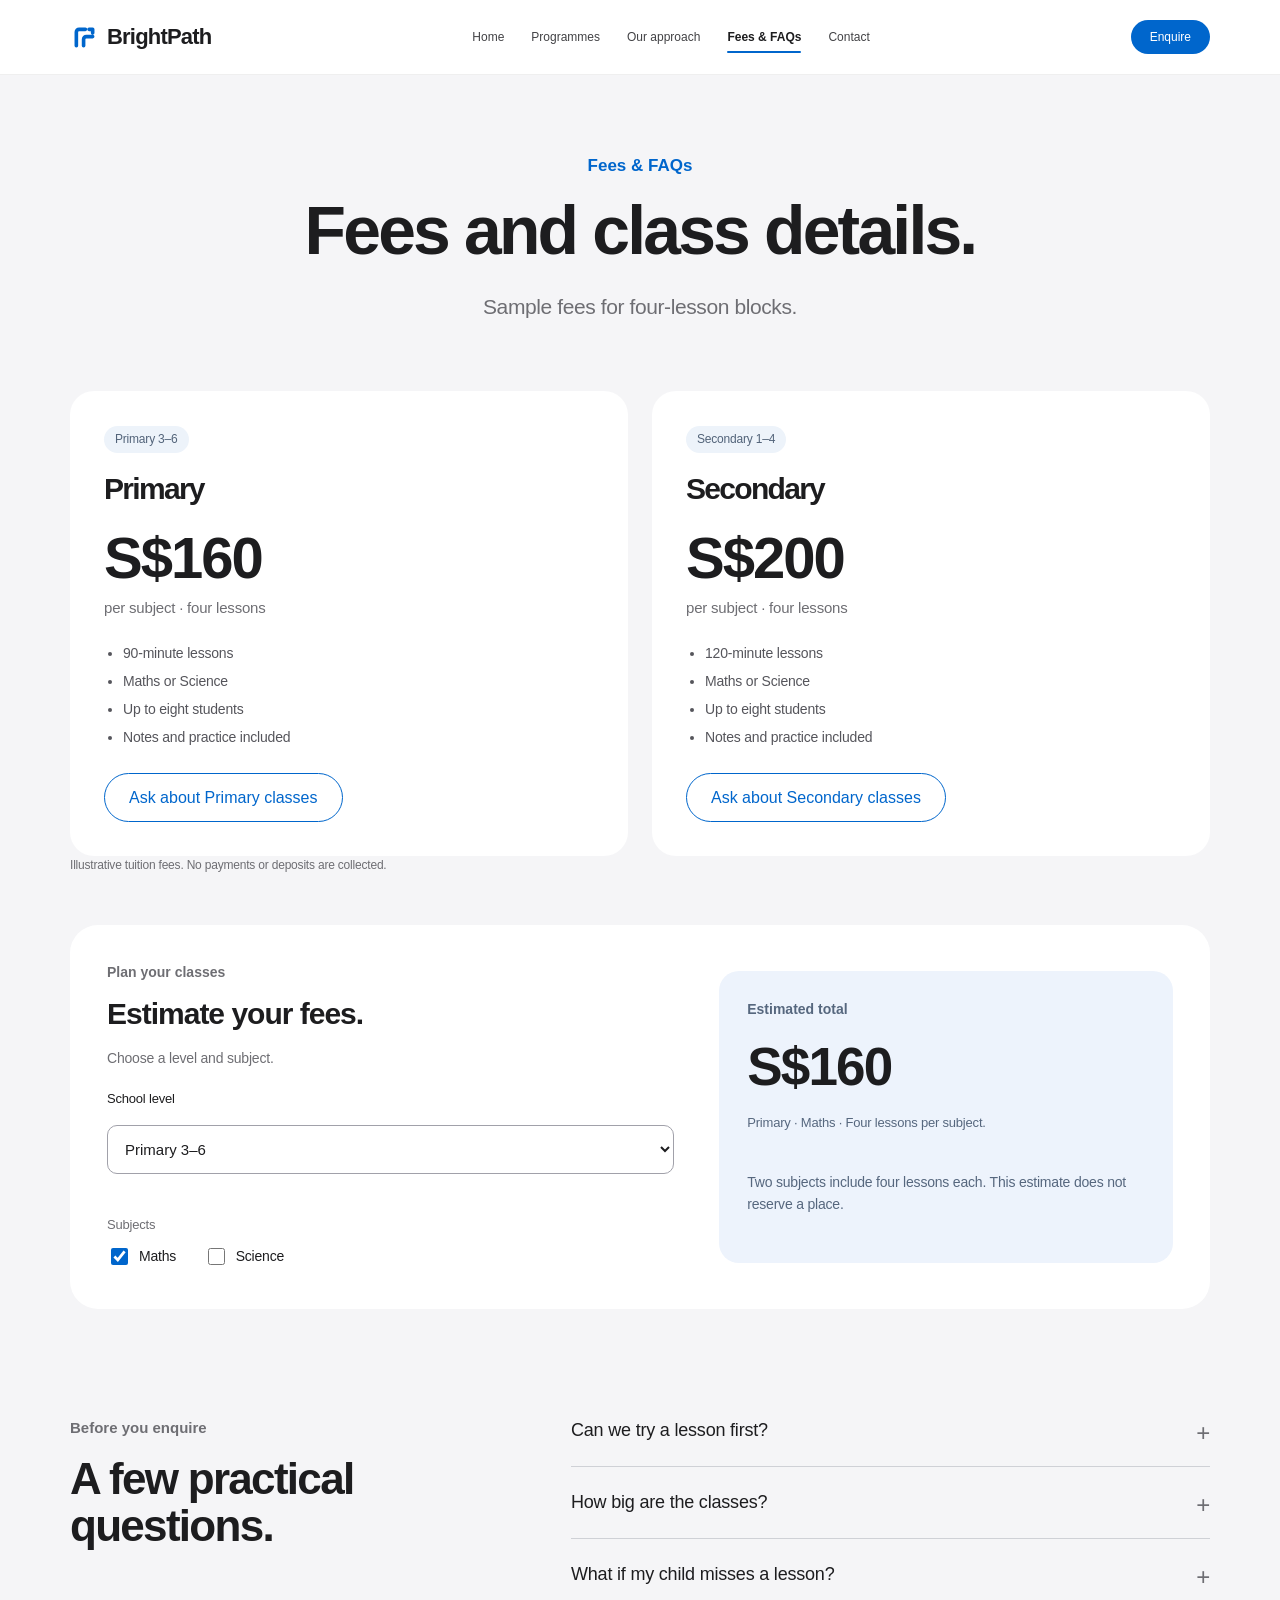
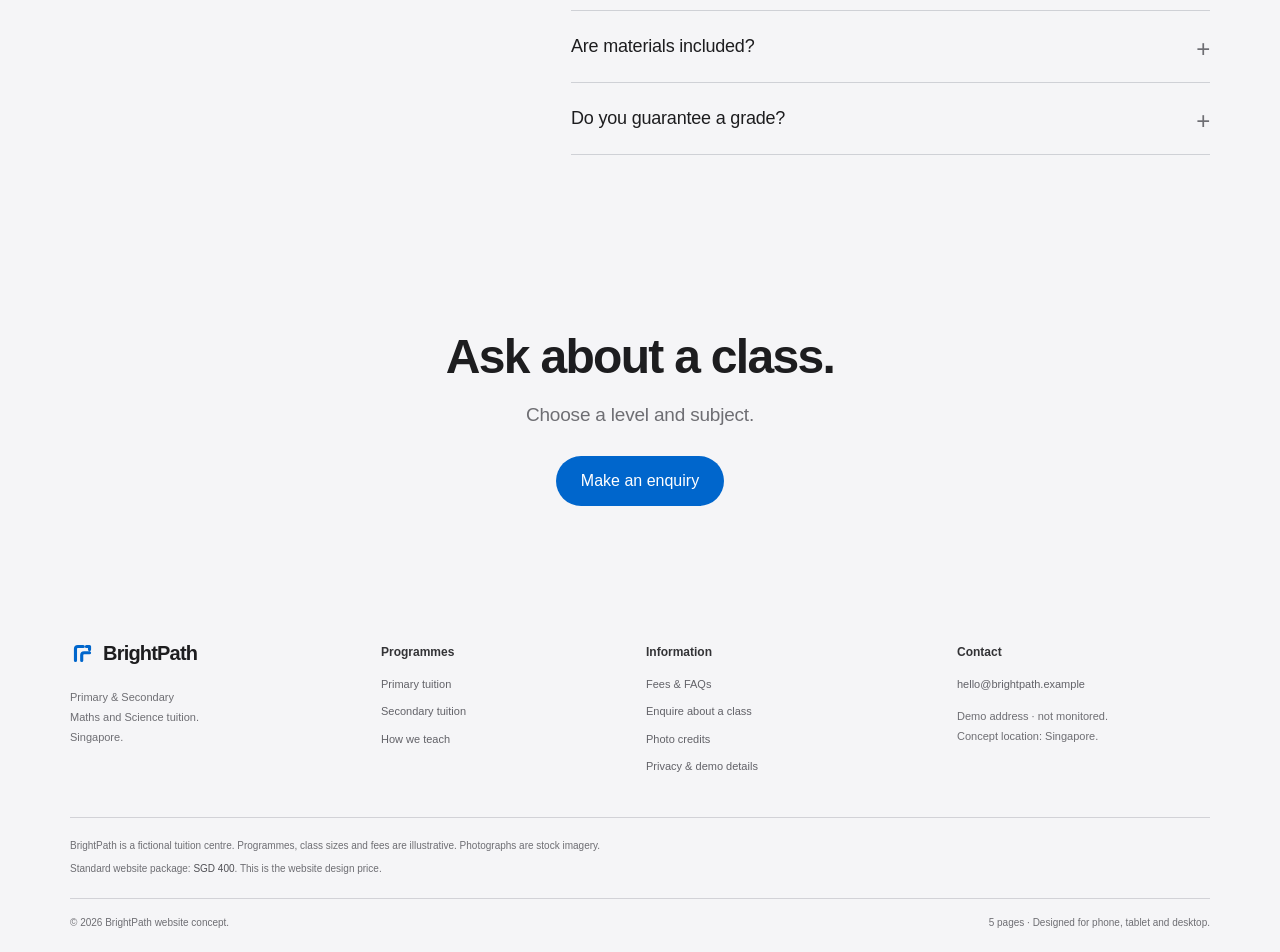
<file: fees.html>
<!doctype html><html lang="en-SG"><head><meta charset="utf-8"><meta name="viewport" content="width=device-width, initial-scale=1"><meta name="theme-color" content="#ffffff"><title>Fees &amp; FAQs | BrightPath</title><meta name="description" content="View illustrative tuition fees, estimate the cost of one or two subjects, and read answers to common questions."><meta name="robots" content="noindex, nofollow"><link rel="canonical" href="https://lyc-official.github.io/brightpath/fees.html"><meta property="og:type" content="website"><meta property="og:title" content="Fees &amp; FAQs | BrightPath"><meta property="og:description" content="View illustrative tuition fees, estimate the cost of one or two subjects, and read answers to common questions."><meta property="og:url" content="https://lyc-official.github.io/brightpath/fees.html"><meta property="og:image" content="https://lyc-official.github.io/brightpath/study-hero.jpg"><meta property="og:image:alt" content="A student working on a written exercise with a tutor"><meta name="twitter:card" content="summary_large_image"><link rel="icon" href="favicon.svg" type="image/svg+xml"><link rel="stylesheet" href="styles.css"><script src="script.js" defer></script><script type="application/ld+json">{"@context": "https://schema.org", "@type": "WebSite", "name": "BrightPath tuition website concept", "url": "https://lyc-official.github.io/brightpath/"}</script><noscript><style>.menu-toggle,.footer-privacy,.programme-filters,.fee-estimator{display:none!important}.desktop-nav{display:flex!important;flex-wrap:wrap;order:3;width:100%;gap:16px}.header-inner{flex-wrap:wrap}.site-header{position:relative}</style></noscript></head><body class="page-fees"><a class="skip-link" href="#main">Skip to content</a>
<header class="site-header"><div class="container header-inner"><a class="brand" href="index.html" aria-label="BrightPath home"><svg viewBox="0 0 32 32" aria-hidden="true"><path d="M7 25V10a3 3 0 0 1 3-3h7" fill="none" stroke="currentColor" stroke-width="4" stroke-linecap="round"/><path d="M15 25V18a3 3 0 0 1 3-3h7M21 7h4v4" fill="none" stroke="currentColor" stroke-width="4" stroke-linecap="round" stroke-linejoin="round"/></svg><span>BrightPath</span></a><nav class="desktop-nav" aria-label="Main navigation"><a href="index.html">Home</a><a href="programmes.html">Programmes</a><a href="approach.html">Our approach</a><a href="fees.html" aria-current="page">Fees & FAQs</a><a href="contact.html">Contact</a></nav><a class="button header-enquire" href="contact.html">Enquire</a><button class="menu-toggle" type="button" aria-expanded="false" aria-controls="mobile-nav" aria-label="Open navigation"><span></span><span></span></button></div><nav id="mobile-nav" class="mobile-nav" aria-label="Mobile navigation" hidden><a href="index.html">Home</a><a href="programmes.html">Programmes</a><a href="approach.html">Our approach</a><a href="fees.html" aria-current="page">Fees & FAQs</a><a href="contact.html">Contact</a></nav></header><main id="main"><section class="page-intro">
  <div class="container">
    <p class="eyebrow">Fees &amp; FAQs</p>
    <h1>Fees and class details.</h1>
    <p class="page-lead">Sample fees for four-lesson blocks.</p>
  </div>
</section>

<section class="section fee-overview">
  <div class="container">
    <div class="grid-two">
      <article class="card fee-card">
        <p class="tag">Primary 3–6</p>
        <h2>Primary</h2>
        <p class="fee-price">S$160<span>per subject · four lessons</span></p>
        <ul class="detail-list">
          <li>90-minute lessons</li>
          <li>Maths or Science</li>
          <li>Up to eight students</li>
          <li>Notes and practice included</li>
        </ul>
        <a class="button secondary" href="contact.html?programme=primary-maths">Ask about Primary classes</a>
      </article>
      <article class="card fee-card">
        <p class="tag">Secondary 1–4</p>
        <h2>Secondary</h2>
        <p class="fee-price">S$200<span>per subject · four lessons</span></p>
        <ul class="detail-list">
          <li>120-minute lessons</li>
          <li>Maths or Science</li>
          <li>Up to eight students</li>
          <li>Notes and practice included</li>
        </ul>
        <a class="button secondary" href="contact.html?programme=secondary-maths">Ask about Secondary classes</a>
      </article>
    </div>
    <p class="small-print">Illustrative tuition fees. No payments or deposits are collected.</p>
  </div>
</section>

<section class="section fee-estimator-section" aria-labelledby="fee-estimator-title">
  <div class="container">
    <div class="split fee-estimator" id="fee-estimator">
      <div>
        <p class="eyebrow">Plan your classes</p>
        <h2 id="fee-estimator-title">Estimate your fees.</h2>
        <p class="muted">Choose a level and subject.</p>
        <div class="field">
          <label for="fee-level">School level</label>
          <select id="fee-level" name="fee-level">
            <option value="primary">Primary 3–6</option>
            <option value="secondary">Secondary 1–4</option>
          </select>
        </div>
        <fieldset class="subject-options">
          <legend>Subjects</legend>
          <label class="check-option" for="fee-maths"><input id="fee-maths" type="checkbox" name="fee-subject" value="maths" checked> Maths</label>
          <label class="check-option" for="fee-science"><input id="fee-science" type="checkbox" name="fee-subject" value="science"> Science</label>
        </fieldset>
      </div>
      <div class="fee-total-panel">
        <p class="eyebrow">Estimated total</p>
        <output id="fee-total" class="fee-total" for="fee-level fee-maths fee-science">S$160</output>
        <p id="fee-summary">Primary · one subject · four lessons</p>
        <p class="small-print">Two subjects include four lessons each. This estimate does not reserve a place.</p>
      </div>
    </div>
  </div>
</section>

<section class="section" aria-labelledby="faq-title">
  <div class="container faq-layout">
    <div class="section-heading">
      <p class="eyebrow">Before you enquire</p>
      <h2 id="faq-title">A few practical questions.</h2>
    </div>
    <div class="faq-list">
      <details><summary>Can we try a lesson first?</summary><p>Ask about trial availability and fees before booking.</p></details>
      <details><summary>How big are the classes?</summary><p>Sample classes have up to eight students.</p></details>
      <details><summary>What if my child misses a lesson?</summary><p>Give notice first. Make-up lessons depend on availability.</p></details>
      <details><summary>Are materials included?</summary><p>Sample fees include lesson notes and practice sheets.</p></details>
      <details><summary>Do you guarantee a grade?</summary><p>No particular grade or result is promised.</p></details>
    </div>
  </div>
</section>

<section class="section">
  <div class="container cta-panel">
    <h2>Ask about a class.</h2>
    <p>Choose a level and subject.</p>
    <a class="button" href="contact.html">Make an enquiry</a>
  </div>
</section>
</main><footer class="site-footer"><div class="container"><div class="footer-grid"><div class="footer-intro"><a class="brand" href="index.html"><svg viewBox="0 0 32 32" aria-hidden="true"><path d="M7 25V10a3 3 0 0 1 3-3h7" fill="none" stroke="currentColor" stroke-width="4" stroke-linecap="round"/><path d="M15 25V18a3 3 0 0 1 3-3h7M21 7h4v4" fill="none" stroke="currentColor" stroke-width="4" stroke-linecap="round" stroke-linejoin="round"/></svg><span>BrightPath</span></a><p>Primary &amp; Secondary<br>Maths and Science tuition.<br>Singapore.</p></div><div><h2>Programmes</h2><a href="programmes.html?level=primary">Primary tuition</a><a href="programmes.html?level=secondary">Secondary tuition</a><a href="approach.html">How we teach</a></div><div><h2>Information</h2><a href="fees.html">Fees &amp; FAQs</a><a href="contact.html">Enquire about a class</a><a href="CREDITS.md">Photo credits</a><button class="footer-privacy" type="button" data-privacy-open>Privacy &amp; demo details</button></div><div><h2>Contact</h2><a class="footer-email" href="mailto:hello@brightpath.example">hello@brightpath.example</a><p>Demo address · not monitored.<br>Concept location: Singapore.</p></div></div><div class="footer-note"><p>BrightPath is a fictional tuition centre. Programmes, class sizes and fees are illustrative. Photographs are stock imagery.</p><p>Standard website package: <strong>SGD 400</strong>. This is the website design price.</p></div><div class="footer-bottom"><span>© 2026 BrightPath website concept.</span><span>5 pages · Designed for phone, tablet and desktop.</span></div></div></footer>
<dialog id="privacy-dialog" class="privacy-dialog" aria-labelledby="privacy-title"><button class="dialog-close" type="button" data-privacy-close aria-label="Close privacy details">×</button><h2 id="privacy-title">Privacy &amp; demo details</h2><p>This website is a fictional tuition centre concept. There are no real enrolments, payments or confirmed class places.</p><p>The enquiry form validates sample details in your browser. It sends no messages, makes no network requests and saves nothing to browser storage. Use sample information when trying it.</p><p>There are no analytics, advertising scripts or tracking cookies. External links and email links open the service you choose.</p><button class="button" type="button" data-privacy-close>Close</button></dialog></body></html>
</file>
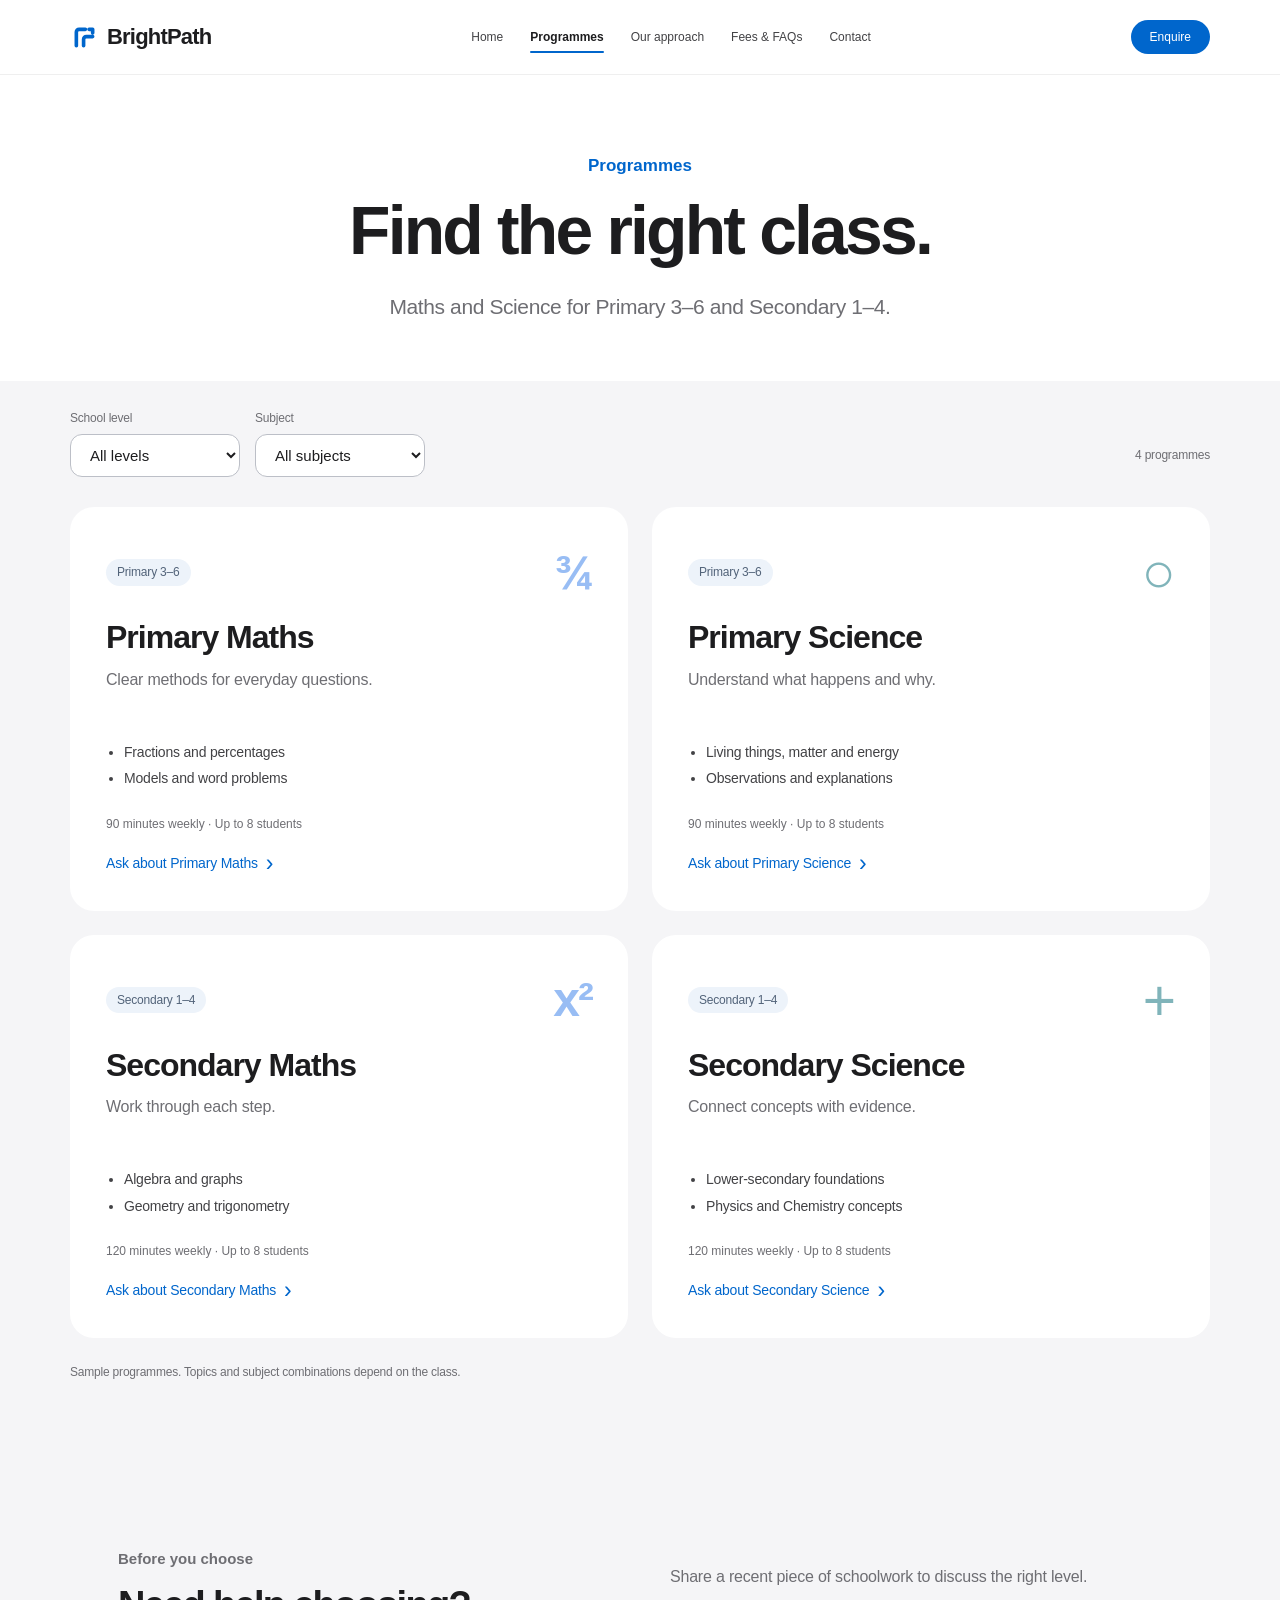
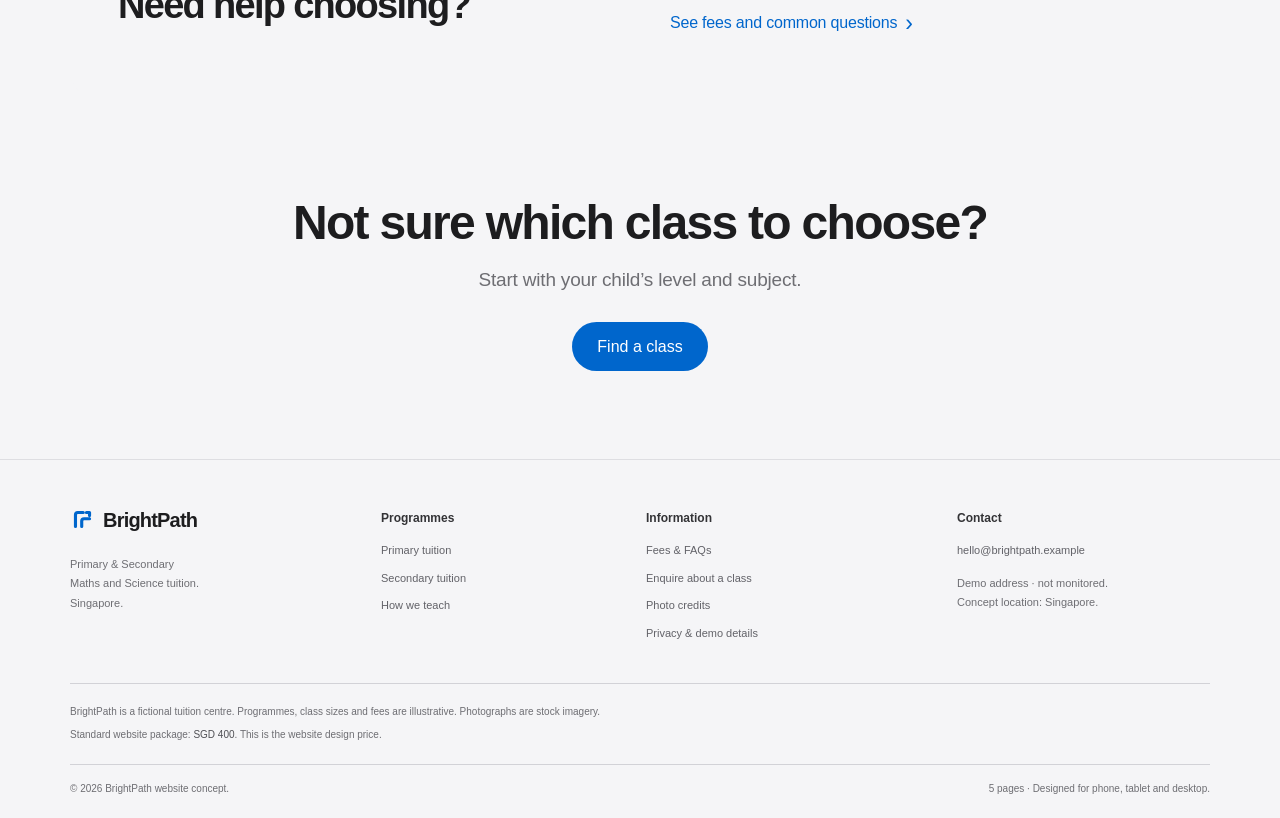
<file: programmes.html>
<!doctype html><html lang="en-SG"><head><meta charset="utf-8"><meta name="viewport" content="width=device-width, initial-scale=1"><meta name="theme-color" content="#ffffff"><title>Our Programmes | BrightPath</title><meta name="description" content="Explore Primary and Secondary Maths and Science classes, lesson formats and the topics covered at BrightPath."><meta name="robots" content="noindex, nofollow"><link rel="canonical" href="https://lyc-official.github.io/brightpath/programmes.html"><meta property="og:type" content="website"><meta property="og:title" content="Our Programmes | BrightPath"><meta property="og:description" content="Explore Primary and Secondary Maths and Science classes, lesson formats and the topics covered at BrightPath."><meta property="og:url" content="https://lyc-official.github.io/brightpath/programmes.html"><meta property="og:image" content="https://lyc-official.github.io/brightpath/study-hero.jpg"><meta property="og:image:alt" content="A student working on a written exercise with a tutor"><meta name="twitter:card" content="summary_large_image"><link rel="icon" href="favicon.svg" type="image/svg+xml"><link rel="stylesheet" href="styles.css"><script src="script.js" defer></script><script type="application/ld+json">{"@context": "https://schema.org", "@type": "WebSite", "name": "BrightPath tuition website concept", "url": "https://lyc-official.github.io/brightpath/"}</script><noscript><style>.menu-toggle,.footer-privacy,.programme-filters,.fee-estimator{display:none!important}.desktop-nav{display:flex!important;flex-wrap:wrap;order:3;width:100%;gap:16px}.header-inner{flex-wrap:wrap}.site-header{position:relative}</style></noscript></head><body class="page-programmes"><a class="skip-link" href="#main">Skip to content</a>
<header class="site-header"><div class="container header-inner"><a class="brand" href="index.html" aria-label="BrightPath home"><svg viewBox="0 0 32 32" aria-hidden="true"><path d="M7 25V10a3 3 0 0 1 3-3h7" fill="none" stroke="currentColor" stroke-width="4" stroke-linecap="round"/><path d="M15 25V18a3 3 0 0 1 3-3h7M21 7h4v4" fill="none" stroke="currentColor" stroke-width="4" stroke-linecap="round" stroke-linejoin="round"/></svg><span>BrightPath</span></a><nav class="desktop-nav" aria-label="Main navigation"><a href="index.html">Home</a><a href="programmes.html" aria-current="page">Programmes</a><a href="approach.html">Our approach</a><a href="fees.html">Fees & FAQs</a><a href="contact.html">Contact</a></nav><a class="button header-enquire" href="contact.html">Enquire</a><button class="menu-toggle" type="button" aria-expanded="false" aria-controls="mobile-nav" aria-label="Open navigation"><span></span><span></span></button></div><nav id="mobile-nav" class="mobile-nav" aria-label="Mobile navigation" hidden><a href="index.html">Home</a><a href="programmes.html" aria-current="page">Programmes</a><a href="approach.html">Our approach</a><a href="fees.html">Fees & FAQs</a><a href="contact.html">Contact</a></nav></header><main id="main"><section class="page-intro">
  <div class="container">
    <p class="eyebrow">Programmes</p>
    <h1>Find the right class.</h1>
    <p class="page-lead">Maths and Science for Primary 3–6 and Secondary 1–4.</p>
  </div>
</section>

<section class="section programme-section" aria-labelledby="programme-list-heading">
  <div class="container">
    <div class="programme-toolbar">
      <h2 id="programme-list-heading" class="sr-only">Explore programmes</h2>
      <div class="programme-filters" role="group" aria-label="Filter programmes">
        <div class="filter-field">
          <label for="level-filter">School level</label>
          <select id="level-filter"><option value="all">All levels</option><option value="primary">Primary</option><option value="secondary">Secondary</option></select>
        </div>
        <div class="filter-field">
          <label for="subject-filter">Subject</label>
          <select id="subject-filter"><option value="all">All subjects</option><option value="maths">Maths</option><option value="science">Science</option></select>
        </div>
      </div>
      <p id="programme-count" class="small-print" role="status" aria-live="polite">4 programmes</p>
    </div>

    <div class="grid-two programme-grid">
      <article class="card programme-card" data-programme="primary-maths" data-level="primary" data-subject="maths">
        <div class="programme-card-heading"><span class="tag">Primary 3–6</span><span class="subject-mark" aria-hidden="true">¾</span></div>
        <h2>Primary Maths</h2>
        <p class="muted">Clear methods for everyday questions.</p>
        <ul class="programme-points"><li>Fractions and percentages</li><li>Models and word problems</li></ul>
        <p class="programme-meta">90 minutes weekly <span aria-hidden="true">·</span> Up to 8 students</p>
        <a class="text-link" href="contact.html?programme=primary-maths">Ask about Primary Maths <span aria-hidden="true">›</span></a>
      </article>

      <article class="card programme-card" data-programme="primary-science" data-level="primary" data-subject="science">
        <div class="programme-card-heading"><span class="tag">Primary 3–6</span><span class="subject-mark science-mark" aria-hidden="true">○</span></div>
        <h2>Primary Science</h2>
        <p class="muted">Understand what happens and why.</p>
        <ul class="programme-points"><li>Living things, matter and energy</li><li>Observations and explanations</li></ul>
        <p class="programme-meta">90 minutes weekly <span aria-hidden="true">·</span> Up to 8 students</p>
        <a class="text-link" href="contact.html?programme=primary-science">Ask about Primary Science <span aria-hidden="true">›</span></a>
      </article>

      <article class="card programme-card" data-programme="secondary-maths" data-level="secondary" data-subject="maths">
        <div class="programme-card-heading"><span class="tag">Secondary 1–4</span><span class="subject-mark" aria-hidden="true">x²</span></div>
        <h2>Secondary Maths</h2>
        <p class="muted">Work through each step.</p>
        <ul class="programme-points"><li>Algebra and graphs</li><li>Geometry and trigonometry</li></ul>
        <p class="programme-meta">120 minutes weekly <span aria-hidden="true">·</span> Up to 8 students</p>
        <a class="text-link" href="contact.html?programme=secondary-maths">Ask about Secondary Maths <span aria-hidden="true">›</span></a>
      </article>

      <article class="card programme-card" data-programme="secondary-science" data-level="secondary" data-subject="science">
        <div class="programme-card-heading"><span class="tag">Secondary 1–4</span><span class="subject-mark science-mark" aria-hidden="true">+</span></div>
        <h2>Secondary Science</h2>
        <p class="muted">Connect concepts with evidence.</p>
        <ul class="programme-points"><li>Lower-secondary foundations</li><li>Physics and Chemistry concepts</li></ul>
        <p class="programme-meta">120 minutes weekly <span aria-hidden="true">·</span> Up to 8 students</p>
        <a class="text-link" href="contact.html?programme=secondary-science">Ask about Secondary Science <span aria-hidden="true">›</span></a>
      </article>
    </div>
    <p id="programme-empty" class="programme-empty" hidden>No matching programmes. Try another filter.</p>
    <p class="small-print programme-disclaimer">Sample programmes. Topics and subject combinations depend on the class.</p>
  </div>
</section>

<section class="section">
  <div class="container feature-panel split programme-advice">
    <div><p class="eyebrow">Before you choose</p><h2>Need help choosing?</h2></div>
    <div><p>Share a recent piece of schoolwork to discuss the right level.</p><a class="text-link" href="fees.html">See fees and common questions <span aria-hidden="true">›</span></a></div>
  </div>
</section>

<section class="section">
  <div class="container cta-panel"><h2>Not sure which class to choose?</h2><p>Start with your child’s level and subject.</p><a class="button" href="contact.html">Find a class</a></div>
</section>
</main><footer class="site-footer"><div class="container"><div class="footer-grid"><div class="footer-intro"><a class="brand" href="index.html"><svg viewBox="0 0 32 32" aria-hidden="true"><path d="M7 25V10a3 3 0 0 1 3-3h7" fill="none" stroke="currentColor" stroke-width="4" stroke-linecap="round"/><path d="M15 25V18a3 3 0 0 1 3-3h7M21 7h4v4" fill="none" stroke="currentColor" stroke-width="4" stroke-linecap="round" stroke-linejoin="round"/></svg><span>BrightPath</span></a><p>Primary &amp; Secondary<br>Maths and Science tuition.<br>Singapore.</p></div><div><h2>Programmes</h2><a href="programmes.html?level=primary">Primary tuition</a><a href="programmes.html?level=secondary">Secondary tuition</a><a href="approach.html">How we teach</a></div><div><h2>Information</h2><a href="fees.html">Fees &amp; FAQs</a><a href="contact.html">Enquire about a class</a><a href="CREDITS.md">Photo credits</a><button class="footer-privacy" type="button" data-privacy-open>Privacy &amp; demo details</button></div><div><h2>Contact</h2><a class="footer-email" href="mailto:hello@brightpath.example">hello@brightpath.example</a><p>Demo address · not monitored.<br>Concept location: Singapore.</p></div></div><div class="footer-note"><p>BrightPath is a fictional tuition centre. Programmes, class sizes and fees are illustrative. Photographs are stock imagery.</p><p>Standard website package: <strong>SGD 400</strong>. This is the website design price.</p></div><div class="footer-bottom"><span>© 2026 BrightPath website concept.</span><span>5 pages · Designed for phone, tablet and desktop.</span></div></div></footer>
<dialog id="privacy-dialog" class="privacy-dialog" aria-labelledby="privacy-title"><button class="dialog-close" type="button" data-privacy-close aria-label="Close privacy details">×</button><h2 id="privacy-title">Privacy &amp; demo details</h2><p>This website is a fictional tuition centre concept. There are no real enrolments, payments or confirmed class places.</p><p>The enquiry form validates sample details in your browser. It sends no messages, makes no network requests and saves nothing to browser storage. Use sample information when trying it.</p><p>There are no analytics, advertising scripts or tracking cookies. External links and email links open the service you choose.</p><button class="button" type="button" data-privacy-close>Close</button></dialog></body></html>
</file>
<file: styles.css>
/* BrightPath — a restrained, content-first design system. */
:root{--ink:#1d1d1f;--muted:#6e6e73;--blue:#0066cc;--blue-hover:#0056ad;--bg:#f5f5f7;--line:#d2d2d7;--soft-blue:#edf3fc;--radius:28px;--font:-apple-system,BlinkMacSystemFont,'Segoe UI',Helvetica,Arial,sans-serif}*{box-sizing:border-box}html{scroll-behavior:smooth;scroll-padding-top:90px}body{margin:0;color:var(--ink);font-family:var(--font);font-size:17px;line-height:1.5;letter-spacing:-.2px;-webkit-font-smoothing:antialiased;background:#fff}a{color:var(--blue);text-decoration:none}a:hover{text-decoration:underline}button,input,select,textarea{font:inherit}button{cursor:pointer}button,a,input,select,textarea{-webkit-tap-highlight-color:transparent}img{display:block;width:100%;height:auto;object-fit:cover}h1,h2,h3,p{margin-top:0}h1,h2,h3{font-weight:650;line-height:1.08;letter-spacing:-1.7px}h1{font-size:clamp(44px,5.7vw,80px);margin-bottom:25px}h2{font-size:48px;margin-bottom:24px}h3{font-size:27px;letter-spacing:-.7px;margin-bottom:17px}p{margin-bottom:20px}button:focus-visible,a:focus-visible,input:focus-visible,select:focus-visible,textarea:focus-visible,[tabindex]:focus-visible,summary:focus-visible{outline:3px solid #0071e3;outline-offset:5px}::selection{background:#d2e7ff;color:var(--ink)}[hidden]{display:none!important}.sr-only{position:absolute;width:1px;height:1px;padding:0;margin:-1px;overflow:hidden;clip:rect(0,0,0,0);white-space:nowrap;border:0}.container{width:min(1140px,calc(100% - 80px));margin-inline:auto}.section{padding-block:88px}.eyebrow{font-size:15px;line-height:1.5;color:var(--muted);font-weight:600;letter-spacing:0;margin-bottom:15px}.muted,.section-description{color:var(--muted)}.small-print{font-size:12px;line-height:1.6;color:var(--muted)}.skip-link{position:fixed;top:10px;left:12px;transform:translateY(-180%);z-index:100;padding:13px 18px;border-radius:8px;background:#fff;box-shadow:0 3px 20px #0002}.skip-link:focus{transform:none}.site-header{position:sticky;top:0;z-index:30;background:#ffffffed;backdrop-filter:blur(18px);border-bottom:1px solid #1d1d1f12}.header-inner{min-height:74px;display:flex;align-items:center;justify-content:space-between;gap:25px}.brand{display:inline-flex;align-items:center;gap:8px;font-size:22px;font-weight:700;letter-spacing:-.8px;color:var(--ink);line-height:1.2;white-space:nowrap}.brand:hover{text-decoration:none}.brand svg{width:29px;height:29px;color:var(--blue)}.desktop-nav{display:flex;align-items:center;gap:27px}.desktop-nav a{color:#424245;font-size:12px;letter-spacing:0;padding:10px 0;position:relative}.desktop-nav a:hover{text-decoration:none;color:var(--blue)}.desktop-nav a[aria-current=page]{color:var(--ink);font-weight:600}.desktop-nav a[aria-current=page]::after{position:absolute;content:'';bottom:3px;left:0;right:0;height:2px;border-radius:2px;background:var(--blue)}.button{display:inline-flex;align-items:center;justify-content:center;gap:10px;padding:14px 24px;border:1px solid transparent;border-radius:50px;background:var(--blue);color:#fff;font-size:16px;font-weight:400;line-height:1.2;letter-spacing:0;transition:background .18s,box-shadow .18s}.button:hover{background:var(--blue-hover);text-decoration:none}.button.secondary{background:transparent;color:var(--blue);border-color:var(--blue)}.button.secondary:hover{background:#edf4ff}.header-enquire{padding:9px 18px;font-size:12px}.text-link{display:inline-flex;align-items:center;gap:8px;color:var(--blue);font-size:16px;line-height:1.5}.text-link span{font-size:23px;line-height:1}.actions{display:flex;justify-content:center;align-items:center;gap:27px}.menu-toggle,.mobile-nav{display:none}.home-hero{padding-top:67px;background:linear-gradient(#f5f7fb 0,#fff 62%);text-align:center}.home-hero .eyebrow{color:#4b576b;font-size:16px;margin-bottom:14px}.home-hero h1{letter-spacing:-3.3px;margin-bottom:17px;font-weight:650}.hero-levels{font-size:25px;color:#333338;letter-spacing:-.6px;margin-bottom:10px}.hero-description{font-size:18px;color:var(--muted);margin-bottom:27px}.hero-image-wrap{position:relative;margin-top:46px;border-radius:var(--radius);overflow:hidden;background:#e8e8e8}.hero-image-wrap>img{height:475px;object-position:50% 47%}.hero-image-caption{position:absolute;left:25px;bottom:23px;display:flex;align-items:center;gap:9px;padding:12px 16px;border-radius:12px;background:#fffefc;color:#3d424a;font-size:12px;font-weight:500;box-shadow:0 2px 18px #0001}.caption-dot{width:7px;height:7px;border-radius:50%;background:#368458}.hero-facts{display:grid;grid-template-columns:repeat(3,1fr);gap:25px;padding:30px 55px 35px;border-bottom:1px solid #e6e6e8;text-align:left}.hero-facts p{margin:0;padding-left:35px;border-right:1px solid #dedee2}.hero-facts p:last-child{border:0}.hero-facts strong{display:block;font-size:15px;font-weight:600;letter-spacing:-.2px}.hero-facts span{display:block;font-size:12px;color:var(--muted);margin-top:3px}.section-heading{max-width:800px;margin-bottom:40px}.section-heading h2{margin-bottom:0}.heading-row{display:flex;justify-content:space-between;align-items:flex-end;gap:40px;max-width:none}.heading-row>div{max-width:650px}.heading-row>.text-link{white-space:nowrap;padding-bottom:3px}.grid-two{display:grid;grid-template-columns:1fr 1fr;gap:24px}.grid-three{display:grid;grid-template-columns:repeat(3,1fr);gap:25px}.card{background:#fff;border-radius:24px;padding:34px}.split{display:grid;grid-template-columns:1fr 1fr;gap:70px;align-items:center}.feature-panel{background:var(--bg);border-radius:var(--radius);padding:48px}.tag{display:inline-flex;align-items:center;font-size:12px;padding:5px 11px;color:#526379;background:#edf3fa;border-radius:20px;line-height:1.4}.stage-card{padding:37px 36px 0;min-height:500px;border-radius:var(--radius);overflow:hidden;display:flex;flex-direction:column;justify-content:space-between}.primary-card{background:#f0f5ff}.secondary-card{background:#f5f5f7}.stage-card>div:first-child{max-width:390px}.stage-card .stage-level{font-size:15px;font-weight:600;margin-bottom:18px;color:var(--blue)}.stage-card h3{font-size:32px;letter-spacing:-1px;margin-bottom:15px;max-width:340px}.stage-card p:not(.stage-level){color:#626773;font-size:15px;line-height:1.6;margin-bottom:22px;max-width:370px}.stage-card .text-link{font-size:15px}.primary-graphic{position:relative;height:220px;margin:28px 0 0}.fraction-card{width:245px;background:#fff;border-radius:18px;padding:20px 23px;box-shadow:0 9px 30px #6b8dca13;position:absolute;left:16%;top:0;transform:rotate(-5deg)}.graphic-label{display:block;font-size:10px;color:var(--muted)}.big-fraction{display:block;font-size:65px;font-weight:600;line-height:1.2;color:#1d54a6;letter-spacing:-2px;margin:3px 0 13px}.graphic-blocks{display:flex;gap:7px}.graphic-blocks i{height:28px;flex:1;background:#d3e3fa;border-radius:4px}.graphic-blocks i:nth-child(-n+3){background:#387edb}.small-math-card{position:absolute;right:6%;bottom:20px;padding:16px 25px;border-radius:12px;background:#d7e7fc;color:#215cae;font-size:22px;font-weight:600;transform:rotate(7deg);box-shadow:0 4px 20px #2b67b412}.secondary-graphic{height:225px;margin-top:30px;display:flex;align-items:flex-end}.secondary-graphic svg{display:block;width:100%;height:225px;transform:rotate(3deg);filter:drop-shadow(0 4px 12px #6267730a)}.home-approach{background:#fff;padding-top:36px}.home-approach-copy h2{font-size:45px;max-width:460px}.section-description{font-size:17px;line-height:1.65}.group-photo{margin:0}.group-photo img{aspect-ratio:1.12;border-radius:var(--radius);object-position:50% 50%}.group-photo figcaption{font-size:10px;color:var(--muted);margin-top:10px}.home-practical{background:var(--bg)}.practical-grid{gap:55px}.practical-grid article{padding-top:8px}.practical-icon{display:inline-flex;align-items:center;justify-content:center;font-size:13px;color:#5c6f89;border:1px solid #c3cedc;width:40px;height:40px;border-radius:50%;margin-bottom:24px}.practical-grid h3{font-size:24px}.practical-grid p{color:var(--muted);font-size:15px;line-height:1.7}.practical-grid .text-link{font-size:14px}.cta-panel{text-align:center;max-width:900px!important}.cta-panel h2{font-size:48px;margin-bottom:18px}.cta-panel p{color:var(--muted);font-size:19px;max-width:620px;margin:0 auto 27px;line-height:1.5}.final-cta{padding-block:95px}.page-intro{padding:78px 0 58px;text-align:center;background:#fff}.page-intro .eyebrow{font-size:17px;color:var(--blue);margin-bottom:15px}.page-intro h1{font-size:clamp(43px,5.3vw,72px);letter-spacing:-2.8px;margin:0 auto 24px;max-width:1050px}.page-lead{font-size:21px;line-height:1.55;letter-spacing:-.4px;color:var(--muted);max-width:740px;margin:0 auto}.page-programmes{background:var(--bg)}.page-programmes .site-footer{border-top:1px solid #dedee2}.programme-section{padding-top:28px;padding-bottom:10px}.programme-toolbar{display:flex;align-items:flex-end;justify-content:space-between;gap:30px;margin-bottom:30px}.programme-filters{display:flex;gap:15px}.filter-field{display:flex;flex-direction:column;gap:7px}.filter-field label{font-size:12px;color:var(--muted)}.filter-field select{min-width:170px;border-radius:12px;padding:11px 37px 11px 15px;font-size:15px;border:1px solid #bcbfc7;background:#fff;color:var(--ink)}.programme-toolbar>.small-print{margin:0 0 12px}.programme-card{padding:35px 36px}.programme-card-heading{display:flex;align-items:center;justify-content:space-between;height:61px;margin-bottom:17px}.subject-mark{font-size:48px;font-weight:600;letter-spacing:-2px;color:#98bdf4;line-height:1}.science-mark{color:#80b4ba;font-size:57px;font-weight:400}.programme-card h2{font-size:32px;letter-spacing:-1px;margin-bottom:13px}.programme-card>.muted{font-size:16px;min-height:48px}.programme-points{padding-left:18px;line-height:1.9;font-size:14px;color:#424245;margin:23px 0}.programme-meta{font-size:12px;color:var(--muted);margin:23px 0 17px;letter-spacing:0}.programme-card>.text-link{font-size:14px}.programme-disclaimer{margin-top:25px;max-width:870px}.programme-empty{padding:40px 0;color:var(--muted)}.programme-advice h2{font-size:38px}.programme-advice{gap:60px}.programme-advice p:not(.eyebrow){font-size:16px;color:var(--muted);line-height:1.7}.page-programmes .cta-panel{padding-top:0}.page-programmes .section:last-child{padding-top:10px}.approach-image-section{padding-bottom:10px}.approach-image{height:420px;object-position:50% 45%;border-radius:var(--radius)}.image-note{margin-top:12px;margin-bottom:0;font-size:10px}.lesson-flow{padding:0;list-style:none;margin:0;gap:35px}.lesson-flow .card{background:var(--bg);padding:30px}.step-number{display:block;font-size:16px;color:var(--blue);font-weight:600;margin-bottom:50px}.lesson-flow h3{font-size:25px}.lesson-flow p{font-size:15px;line-height:1.7;margin-bottom:0}.worked-example-section{background:var(--bg)}.worked-example-copy h2{font-size:44px}.worked-example-copy>.muted{line-height:1.7;font-size:16px}.worked-example{background:#fff;padding:35px}.example-label{font-size:12px;color:var(--muted);margin-bottom:22px}.example-question{font-size:31px;font-weight:600;letter-spacing:-1px}.fraction-model{display:flex;gap:7px;margin:27px 0}.fraction-model span{display:flex;flex:1;justify-content:center;align-items:center;height:60px;background:#e7edf6;color:#566b8a;border-radius:8px;font-size:20px;font-weight:600}.fraction-model span.selected{background:#2874d2;color:#fff}.example-steps{padding:0;list-style:none;font-size:12px;margin:25px 0}.example-steps li{display:flex;justify-content:space-between;gap:16px;padding:13px 0;border-bottom:1px solid #e7e7e9;color:var(--muted)}.example-steps strong{font-weight:600;color:var(--ink);white-space:nowrap}.example-answer{font-size:16px;margin-bottom:0}.page-approach .feature-panel.split h2{font-size:37px}.page-approach .feature-panel.split p:not(.eyebrow){font-size:16px;line-height:1.7}.page-approach .section:last-child{padding-top:10px}.page-fees{background:var(--bg)}.page-fees .page-intro{background:var(--bg)}.fee-card h2{font-size:30px;margin-bottom:20px}.fee-card .fee-price{font-size:58px;letter-spacing:-2px;line-height:1.1;font-weight:600;color:var(--ink);margin-bottom:12px}.fee-price span{font-size:15px;letter-spacing:-.2px;font-weight:400;color:var(--muted);display:block;margin-top:11px}.fee-card .muted{font-size:15px}.detail-list{padding-left:19px;line-height:2;font-size:14px;color:#55555b;margin-block:22px}.fee-card .text-link{font-size:15px}.page-fees .section:first-of-type{padding-top:5px}.fee-estimator{margin-top:45px;background:#fff;border-radius:var(--radius);padding:37px;display:grid;grid-template-columns:1.25fr 1fr;gap:45px;align-items:center}.fee-estimator h2{font-size:30px;letter-spacing:-1px;margin-bottom:17px}.fee-estimator p{font-size:14px;color:var(--muted)}.fee-estimator select{padding:12px 14px;min-width:210px;border-radius:12px;border:1px solid #b5b7c1;background:#fff;font-size:15px;margin-block:8px 18px}.fee-estimator label{font-size:14px}.subject-options{border:0;padding:0;margin:5px 0 0}.subject-options legend{font-size:13px;color:var(--muted);padding:0 0 10px}.check-option{display:inline-flex;align-items:center;gap:8px;margin-right:23px;font-size:15px;cursor:pointer}.check-option input{accent-color:var(--blue);width:17px;height:17px}.fee-total-panel{background:var(--soft-blue);padding:28px;border-radius:20px}.fee-total-panel p{color:#56677e}.fee-total{display:block;color:var(--ink);font-weight:600;font-size:53px;line-height:1.2;letter-spacing:-1.8px;margin-block:14px}.fee-total-panel #fee-summary{font-size:13px;min-height:38px}.fee-total-panel .text-link{font-size:14px}.faq-layout{display:grid;grid-template-columns:.8fr 1.2fr;gap:75px}.faq-layout h2{font-size:44px;max-width:300px}.faq-list details{border-bottom:1px solid #cfd1d6;padding:22px 0}.faq-list details:first-child{padding-top:0}.faq-list summary{font-size:18px;font-weight:500;cursor:pointer;list-style:none;padding-right:30px;position:relative}.faq-list summary::-webkit-details-marker{display:none}.faq-list summary::after{content:'+';position:absolute;right:0;top:-2px;font-size:24px;font-weight:300;color:var(--muted)}.faq-list details[open] summary::after{content:'−'}.faq-list details p{color:var(--muted);font-size:15px;line-height:1.7;margin:17px 0 0}.page-contact .page-intro{padding-bottom:45px}.contact-layout{display:grid;grid-template-columns:.7fr 1.3fr;gap:70px;align-items:start}.page-contact .section{padding-top:18px}.contact-info h2{font-size:31px;letter-spacing:-1px;margin-bottom:23px}.contact-info>p{font-size:15px;line-height:1.7;color:var(--muted)}.contact-details{margin:30px 0}.contact-details dt{font-size:12px;font-weight:600;margin:25px 0 8px}.contact-details dd{margin:0;font-size:15px;line-height:1.7}.contact-details dd span{display:block;color:var(--muted);font-size:12px}.contact-info .small-print{max-width:280px}.enquiry-panel{padding:35px;background:var(--bg);border-radius:var(--radius)}.enquiry-panel h2{font-size:28px;letter-spacing:-.8px}.enquiry-intro{font-size:14px;color:var(--muted);line-height:1.7}.form-demo-notice{padding:14px 17px;background:#e7edf7;color:#3a5377;border-radius:12px;font-size:12px;line-height:1.6;margin-bottom:27px}.form-demo-notice p{margin:0}fieldset{margin:0;padding:0;border:0;min-width:0}.form-grid{display:grid;grid-template-columns:1fr 1fr;gap:20px}.field{display:flex;flex-direction:column;margin-bottom:23px}.field label{font-size:13px;font-weight:500;margin-bottom:9px}.field input,.field select,.field textarea{width:100%;padding:14px 13px;border:1px solid #a1a1aa;border-radius:10px;background:#fff;color:var(--ink);font-size:15px;line-height:1.4;min-width:0}.field input::placeholder,.field textarea::placeholder{color:#86868b;opacity:1}.field textarea{min-height:110px;resize:vertical}.field input:focus,.field select:focus,.field textarea:focus{outline-offset:1px}.field [aria-invalid=true]{border-color:#b42b22}.field-error{font-size:11px;color:#a62219;line-height:1.5}.field-error:not(:empty){margin-top:7px}.consent-field{font-size:12px;margin-bottom:25px;color:var(--muted);line-height:1.6}.consent-field>label{display:flex;align-items:flex-start;gap:11px}.consent-field input{accent-color:var(--blue);width:17px;height:17px;flex-shrink:0;margin-top:2px}.consent-field .field-error{display:block}.form-submit-row{display:flex;align-items:center;justify-content:space-between;gap:20px}.form-submit-row p{font-size:11px;color:var(--muted);line-height:1.6;margin-bottom:0}.form-submit-row .button{white-space:nowrap;font-size:14px}.form-errors,.form-status{font-size:13px;line-height:1.7;padding:17px;border-radius:10px;margin-block:0 23px}.form-errors{background:#fae9e7;color:#8d241f;border:1px solid #e4b8b4}.form-status{background:#e3f0e6;color:#245737;border:1px solid #b1d0ba;margin-top:23px;margin-bottom:0}.site-footer{background:#f5f5f7;padding:47px 0 22px;color:#6e6e73}.footer-grid{display:grid;grid-template-columns:1.2fr 1fr 1.2fr 1.1fr;gap:35px;padding-bottom:31px}.footer-grid h2{font-size:12px;letter-spacing:0;color:#333336;margin:2px 0 15px;font-weight:600;line-height:1.5}.footer-grid>div>a:not(.brand),.footer-grid .footer-privacy{display:block;font-size:11px;color:#626268;margin-bottom:11px;letter-spacing:0;line-height:1.5}.footer-grid p{font-size:11px;line-height:1.8;letter-spacing:0;margin:15px 0 0}.footer-intro .brand{font-size:20px}.footer-intro .brand svg{width:25px;height:25px}.footer-privacy{padding:0;border:0;background:transparent;text-align:left;font:inherit;cursor:pointer}.footer-privacy:hover{text-decoration:underline}.footer-note{border-top:1px solid #d2d2d7;padding:20px 0 14px;font-size:10px;line-height:1.6;letter-spacing:0}.footer-note p{margin-bottom:7px}.footer-note strong{font-weight:500;color:#505055}.footer-bottom{display:flex;justify-content:space-between;border-top:1px solid #d2d2d7;padding-top:16px;gap:15px;font-size:10px;letter-spacing:0}.footer-email{overflow-wrap:anywhere}.privacy-dialog{max-width:560px;width:calc(100% - 40px);padding:40px;border:0;border-radius:24px;color:var(--ink);box-shadow:0 25px 100px #0004}.privacy-dialog::backdrop{background:#1119;backdrop-filter:blur(5px)}.privacy-dialog h2{font-size:30px;padding-right:20px;margin-top:4px}.privacy-dialog p{font-size:14px;color:var(--muted);line-height:1.7}.dialog-close{position:absolute;right:18px;top:15px;background:#eeeef0;border:0;border-radius:50%;width:33px;height:33px;font-size:24px;color:var(--muted);line-height:1}.privacy-dialog>.button{font-size:14px;margin-top:8px}
@media(min-width:1500px){.container{width:min(1200px,calc(100% - 120px))}.home-hero h1{font-size:85px}.hero-image-wrap>img{height:510px}}
@media(max-width:1050px){.desktop-nav{gap:20px}.header-inner{gap:22px}.container{width:calc(100% - 64px)}.home-hero h1{font-size:65px;letter-spacing:-2.4px}.hero-image-wrap>img{height:425px}.hero-facts{padding-inline:0;gap:24px}.hero-facts p{padding-left:25px}.stage-card{padding-inline:29px}.stage-card h3{font-size:29px}.split{gap:45px}.home-approach-copy h2{font-size:39px}.section-heading h2{font-size:42px}.heading-row{gap:25px}.heading-row>div{max-width:570px}.heading-row>.text-link{font-size:14px}.practical-grid{gap:32px}.contact-layout{gap:40px;grid-template-columns:.75fr 1.25fr}.enquiry-panel{padding:28px}.form-grid{grid-template-columns:1fr;gap:0}.fee-estimator{gap:28px}.faq-layout{gap:50px}.footer-grid{gap:22px;grid-template-columns:1fr 1fr 1.1fr 1.2fr}.programme-card{padding:29px}.programme-card>.muted{min-height:72px}.programme-card h2{font-size:29px}.programme-card>.text-link{font-size:13px}.programme-points{font-size:13px}.feature-panel{padding:37px}.worked-example-copy h2{font-size:40px}.lesson-flow{gap:20px}.lesson-flow .card{padding:25px}.lesson-flow h3{font-size:23px}}
@media(max-width:800px){.container{width:calc(100% - 48px)}.header-inner{min-height:69px}.brand{font-size:21px}.desktop-nav{display:none}.header-enquire{margin-left:auto;font-size:12px;padding:9px 18px}.menu-toggle{display:flex;flex-direction:column;align-items:center;justify-content:center;gap:6px;padding:8px;width:35px;height:35px;border:0;background:none}.menu-toggle span{height:1.5px;width:19px;background:var(--ink);border-radius:1px;transition:transform .2s}.menu-toggle[aria-expanded=true] span:first-child{transform:translateY(3.75px) rotate(45deg)}.menu-toggle[aria-expanded=true] span:last-child{transform:translateY(-3.75px) rotate(-45deg)}.mobile-nav{display:flex;position:absolute;top:100%;left:0;right:0;background:#fff;padding:15px 24px 29px;flex-direction:column;border-bottom:1px solid var(--line);box-shadow:0 20px 30px #0001}.mobile-nav a{font-size:23px;letter-spacing:-.7px;font-weight:500;padding:13px 0;color:var(--ink)}.mobile-nav a[aria-current=page]{color:var(--blue)}.home-hero{padding-top:52px}.home-hero h1{font-size:54px;letter-spacing:-2.2px}.hero-levels{font-size:23px}.hero-description{font-size:16px;max-width:460px;margin-inline:auto}.hero-image-wrap{margin-top:36px;border-radius:22px}.hero-image-wrap>img{height:365px}.hero-facts{padding-top:25px;gap:12px}.hero-facts p{padding-left:13px}.hero-facts strong{font-size:13px}.hero-facts span{font-size:11px}.section{padding-block:65px}.section-heading h2{font-size:39px}.heading-row{display:block}.heading-row>.text-link{margin-top:21px;font-size:15px}.grid-two{gap:19px}.stage-card{padding:28px 25px 0;min-height:490px}.stage-card h3{font-size:27px}.stage-card p:not(.stage-level){font-size:14px}.primary-graphic{height:190px}.fraction-card{left:3%;width:208px;padding:18px}.big-fraction{font-size:55px}.small-math-card{right:0;bottom:13px;font-size:17px;padding:13px 18px}.secondary-graphic{height:190px}.secondary-graphic svg{height:190px}.split{gap:32px}.home-approach-copy h2{font-size:34px;letter-spacing:-1.2px}.section-description{font-size:15px}.home-approach .text-link{font-size:14px}.group-photo img{aspect-ratio:.82}.practical-grid{gap:27px}.practical-grid h3{font-size:21px}.practical-grid p{font-size:13px}.practical-grid .text-link{font-size:12px}.cta-panel h2{font-size:42px}.cta-panel p{font-size:18px}.page-intro{padding:62px 0 45px}.page-intro h1{font-size:53px;letter-spacing:-2px}.page-lead{font-size:19px;max-width:620px}.programme-card{padding:27px}.programme-card h2{font-size:25px}.programme-card>.muted{font-size:14px;min-height:63px}.programme-points{font-size:12px;padding-left:16px}.programme-meta{font-size:10px}.programme-card>.text-link{font-size:12px}.programme-advice{gap:35px}.programme-advice h2{font-size:31px}.programme-advice p:not(.eyebrow){font-size:14px}.feature-panel{padding:30px}.approach-image{height:340px}.lesson-flow{gap:17px}.lesson-flow .card{padding:23px}.lesson-flow h3{font-size:22px}.lesson-flow p{font-size:13px}.step-number{margin-bottom:30px}.worked-example-copy h2{font-size:36px}.worked-example-copy>.muted{font-size:14px}.example-question{font-size:28px}.example-steps li{display:block}.example-steps strong{display:block;margin-top:6px}.fee-estimator{padding:30px;grid-template-columns:1fr 1fr;gap:25px}.fee-estimator h2{font-size:26px}.fee-total-panel{padding:24px}.fee-total{font-size:44px}.faq-layout{grid-template-columns:.8fr 1.2fr;gap:30px}.faq-layout h2{font-size:36px}.faq-list summary{font-size:16px}.faq-list details p{font-size:14px}.contact-layout{grid-template-columns:1fr;gap:30px}.contact-info{display:grid;grid-template-columns:1fr 1fr;gap:0 30px}.contact-info h2{font-size:29px;grid-column:1}.contact-info>p{grid-column:1}.contact-info .contact-details{grid-column:2;grid-row:1/5;margin-top:0}.contact-details dt:first-child{margin-top:0}.contact-info .small-print{font-size:11px}.form-grid{grid-template-columns:1fr 1fr;gap:20px}.enquiry-panel{padding:32px}.footer-grid{grid-template-columns:1fr 1fr;gap:35px 45px}.footer-grid>div>a:not(.brand),.footer-grid .footer-privacy,.footer-grid p{font-size:12px}.footer-grid h2{font-size:13px}.footer-note,.footer-bottom{font-size:10px}.footer-intro p{margin-top:15px}}
@media(max-width:600px){body{font-size:16px;letter-spacing:-.1px}.container{width:calc(100% - 40px)}.header-inner{min-height:65px;gap:13px}.brand{font-size:21px;gap:6px}.brand svg{width:27px;height:27px}.header-enquire{padding:9px 16px;font-size:11px}.menu-toggle{width:32px}.mobile-nav{padding-inline:22px}.home-hero{padding-top:40px}.home-hero .eyebrow{font-size:13px;margin-bottom:17px}.home-hero h1{font-size:48px;letter-spacing:-2px;line-height:1.04;max-width:440px;margin-inline:auto;margin-bottom:22px}.hero-levels{font-size:19px;margin-bottom:10px;letter-spacing:-.5px}.hero-description{font-size:15px;max-width:300px;line-height:1.55;margin-bottom:23px}.actions{gap:20px}.actions .button{font-size:13px;padding:13px 19px}.actions .text-link{font-size:13px;gap:5px}.hero-image-wrap{margin-top:31px;border-radius:18px}.hero-image-wrap>img{height:310px;object-position:60% 50%}.hero-image-caption{left:13px;bottom:13px;padding:10px 12px;font-size:10px;border-radius:9px;gap:7px}.caption-dot{width:6px;height:6px}.hero-facts{grid-template-columns:1fr;gap:0;padding:8px 0 5px;text-align:left}.hero-facts p{display:flex;align-items:center;justify-content:space-between;gap:15px;padding:15px 0;border:0;border-bottom:1px solid #e8e8ed}.hero-facts p:last-child{border:0}.hero-facts strong{font-size:12px}.hero-facts span{font-size:11px;margin:0}.section{padding-block:53px}.section-heading{margin-bottom:29px}.section-heading h2,h2{font-size:35px;letter-spacing:-1.3px;max-width:450px}.section-heading .eyebrow{font-size:13px;margin-bottom:13px}.heading-row>.text-link{font-size:13px;margin-top:20px}.grid-two,.grid-three,.split{grid-template-columns:1fr;gap:20px}.stage-card{min-height:465px;padding:29px 28px 0;border-radius:22px}.stage-card>div:first-child{max-width:100%}.stage-card .stage-level{font-size:14px;margin-bottom:18px}.stage-card h3{font-size:30px;max-width:300px}.stage-card p:not(.stage-level){font-size:15px;max-width:100%;line-height:1.6}.stage-card .text-link{font-size:14px}.primary-graphic{height:210px;margin-top:28px}.fraction-card{left:12%;width:220px;padding:19px}.big-fraction{font-size:59px}.small-math-card{right:3%;bottom:17px;padding:14px 20px;font-size:19px}.secondary-graphic{height:210px;margin-top:20px}.secondary-graphic svg{height:210px}.home-approach{padding-top:12px}.home-approach .split{gap:30px}.home-approach-copy h2{font-size:35px;letter-spacing:-1.3px;max-width:100%}.section-description{font-size:15px;line-height:1.7;margin-bottom:21px}.group-photo img{aspect-ratio:1.1;border-radius:22px}.group-photo figcaption{font-size:9px}.practical-grid{gap:30px}.practical-grid article{position:relative;padding:2px 0 28px 57px;border-bottom:1px solid #dcdcde}.practical-grid article:last-child{border-bottom:0;padding-bottom:0}.practical-icon{position:absolute;left:0;top:0;width:34px;height:34px;font-size:11px}.practical-grid h3{font-size:23px;margin:0 0 15px}.practical-grid p{font-size:14px;max-width:310px}.practical-grid .text-link{font-size:13px}.cta-panel h2{font-size:36px;margin-inline:auto;margin-bottom:16px}.cta-panel p{font-size:16px;line-height:1.65;max-width:340px;margin-bottom:25px}.cta-panel .button{font-size:14px;padding:14px 22px}.final-cta{padding-block:58px}.page-intro{padding:47px 0 37px}.page-intro .eyebrow{font-size:14px;margin-bottom:16px}.page-intro h1{font-size:44px;letter-spacing:-1.8px;line-height:1.07;margin-bottom:22px;max-width:450px}.page-lead{font-size:17px;line-height:1.6;letter-spacing:-.3px;max-width:440px}.programme-section{padding-top:15px}.programme-toolbar{align-items:center;gap:15px;flex-wrap:wrap;margin-bottom:23px}.programme-filters{gap:12px;width:100%}.filter-field{width:50%;gap:6px}.filter-field select{min-width:0;width:100%;font-size:14px;padding:11px 10px;border-radius:10px}.filter-field label{font-size:11px}.programme-toolbar>.small-print{margin:0;font-size:11px}.programme-card{padding:29px;border-radius:22px}.programme-card-heading{height:55px;margin-bottom:21px}.programme-card h2{font-size:30px;margin-bottom:14px}.programme-card>.muted{font-size:15px;min-height:0;margin-bottom:22px}.programme-points{font-size:13px;line-height:1.9;margin:0 0 24px}.programme-meta{font-size:11px}.programme-card>.text-link{font-size:13px}.subject-mark{font-size:44px}.science-mark{font-size:54px}.programme-disclaimer{font-size:11px;margin-top:20px}.programme-advice{gap:12px}.programme-advice h2{font-size:31px;margin-bottom:10px}.feature-panel{padding:28px;border-radius:22px}.programme-advice p:not(.eyebrow){font-size:14px;line-height:1.7}.programme-advice .text-link{font-size:13px}.page-programmes .section:nth-last-child(2){padding-bottom:36px}.page-programmes .section:last-child{padding-top:10px}.approach-image{height:280px;border-radius:22px;object-position:57% 50%}.image-note{font-size:9px;margin-top:10px}.lesson-flow{gap:16px}.lesson-flow .card{padding:28px}.step-number{margin-bottom:25px;font-size:14px}.lesson-flow h3{font-size:26px;margin-bottom:16px}.lesson-flow p{font-size:15px;line-height:1.65}.worked-example-section .split{gap:20px}.worked-example-copy h2{font-size:35px}.worked-example-copy>.muted{font-size:15px;line-height:1.7}.worked-example{padding:26px}.example-question{font-size:29px}.fraction-model span{height:55px;font-size:18px}.example-steps li{display:flex;font-size:11px;gap:15px}.example-steps strong{margin-top:0}.example-answer{font-size:15px}.page-approach .feature-panel.split{gap:8px}.page-approach .feature-panel.split h2{font-size:31px;margin-bottom:15px}.page-approach .feature-panel.split p:not(.eyebrow){font-size:14px;line-height:1.7}.fee-card{padding:30px;border-radius:22px}.fee-card h2{font-size:30px}.fee-card .fee-price{font-size:56px}.fee-price span{font-size:14px}.detail-list{font-size:14px}.fee-estimator{grid-template-columns:1fr;padding:28px;gap:24px;margin-top:30px;border-radius:22px}.fee-estimator h2{font-size:28px}.fee-estimator p{font-size:14px}.fee-estimator select{font-size:16px;width:100%;min-width:0}.fee-total-panel{padding:25px}.fee-total{font-size:45px}.fee-total-panel #fee-summary{min-height:0}.check-option{font-size:15px;margin-right:20px}.subject-options legend{font-size:12px}.faq-layout{grid-template-columns:1fr;gap:15px}.faq-layout h2{font-size:36px;max-width:100%;margin-bottom:15px}.faq-list details:first-child{padding-top:18px}.faq-list summary{font-size:17px;line-height:1.5;padding-right:30px}.faq-list details p{font-size:14px;line-height:1.7}.page-fees .small-print{font-size:11px}.page-fees .section:last-child{padding-top:15px}.contact-layout{gap:30px}.contact-info{display:block}.contact-info h2{font-size:27px}.contact-info>p{font-size:14px}.contact-info .contact-details{margin-top:25px;display:grid;grid-template-columns:1fr;gap:0}.contact-details dt{font-size:12px;margin-top:22px}.contact-details dd{font-size:14px}.contact-info .small-print{max-width:100%;font-size:11px}.enquiry-panel{padding:26px;border-radius:22px}.enquiry-panel h2{font-size:27px}.enquiry-intro{font-size:14px}.form-demo-notice{font-size:11px;padding:14px}.form-grid{grid-template-columns:1fr;gap:0}.field{margin-bottom:22px}.field label{font-size:12px}.field input,.field select,.field textarea{font-size:16px;padding:14px 12px}.field-error{font-size:11px}.consent-field{font-size:11px}.form-submit-row{align-items:flex-start;flex-direction:column;gap:20px}.form-submit-row p{font-size:10px}.form-submit-row .button{width:100%;font-size:14px}.form-errors,.form-status{font-size:12px;padding:14px}.site-footer{padding-top:36px}.footer-grid{grid-template-columns:1fr 1fr;gap:30px 20px;padding-bottom:26px}.footer-intro{grid-column:1/-1}.footer-intro p{font-size:12px;line-height:1.7;margin-top:13px}.footer-intro p br{display:none}.footer-intro p br::after{content:' '}.footer-grid>div>a:not(.brand),.footer-grid .footer-privacy,.footer-grid p{font-size:11px}.footer-grid>div:last-child{grid-column:1/-1}.footer-note{font-size:10px;line-height:1.7}.footer-bottom{font-size:9px;display:block}.footer-bottom span{display:block;margin-bottom:8px}.privacy-dialog{padding:29px}.privacy-dialog h2{font-size:27px}.privacy-dialog p{font-size:13px}}
@media(max-width:360px){.container{width:calc(100% - 32px)}.header-inner{gap:9px}.brand{font-size:19px;gap:4px}.brand svg{width:24px}.header-enquire{padding-inline:14px}.home-hero h1{font-size:43px}.home-hero .actions{gap:15px}.actions .button{padding-inline:16px;font-size:12px}.actions .text-link{font-size:12px}.hero-levels{font-size:17px}.hero-description{font-size:14px}.hero-image-wrap>img{height:275px}.stage-card{padding-inline:25px}.fraction-card{left:5%;width:210px}.small-math-card{right:0}.page-intro h1{font-size:39px}.page-lead{font-size:16px}.programme-card{padding:25px}.programme-card h2{font-size:28px}.programme-points{font-size:12px}.example-steps li{display:block}.example-steps strong{display:block;margin-top:5px}.enquiry-panel{padding:22px}.check-option{margin-right:12px}}
@media(prefers-reduced-motion:reduce){html{scroll-behavior:auto}*,*::before,*::after{transition:none!important;animation:none!important}}
@media print{.site-header,.actions,.menu-toggle,.mobile-nav,.button,.programme-filters,.fee-estimator,.enquiry-panel,.footer-privacy{display:none!important}.container{width:100%}.section,.page-intro{padding-block:22px}body{font-size:11pt}h1{font-size:35pt!important}h2{font-size:25pt!important}.hero-image-wrap>img{height:220px}.site-footer{background:white}.card,.feature-panel{border:1px solid #ddd;break-inside:avoid}.footer-grid{grid-template-columns:repeat(3,1fr)}.home-hero{padding-top:20px}.page-lead{font-size:13pt}}

.fee-overview{padding-top:10px;padding-bottom:0}.fee-estimator-section{padding-top:30px;padding-bottom:20px}.fee-estimator-section .fee-estimator{margin-top:0}

.contact-details>div+div{margin-top:24px}

/* Scroll reveals: enabled by default, once per section, with a restrained stagger. */
[data-reveal]{opacity:0;transform:translate3d(0,28px,0);transition:opacity .65s ease,transform .75s cubic-bezier(.2,.65,.3,1);transition-delay:var(--reveal-delay,0ms)}
[data-reveal].is-visible{opacity:1;transform:translate3d(0,0,0)}
@media(prefers-reduced-motion:reduce){[data-reveal]{opacity:1!important;transform:none!important;transition:none!important}}
@media print{[data-reveal]{opacity:1!important;transform:none!important}}
</file>
